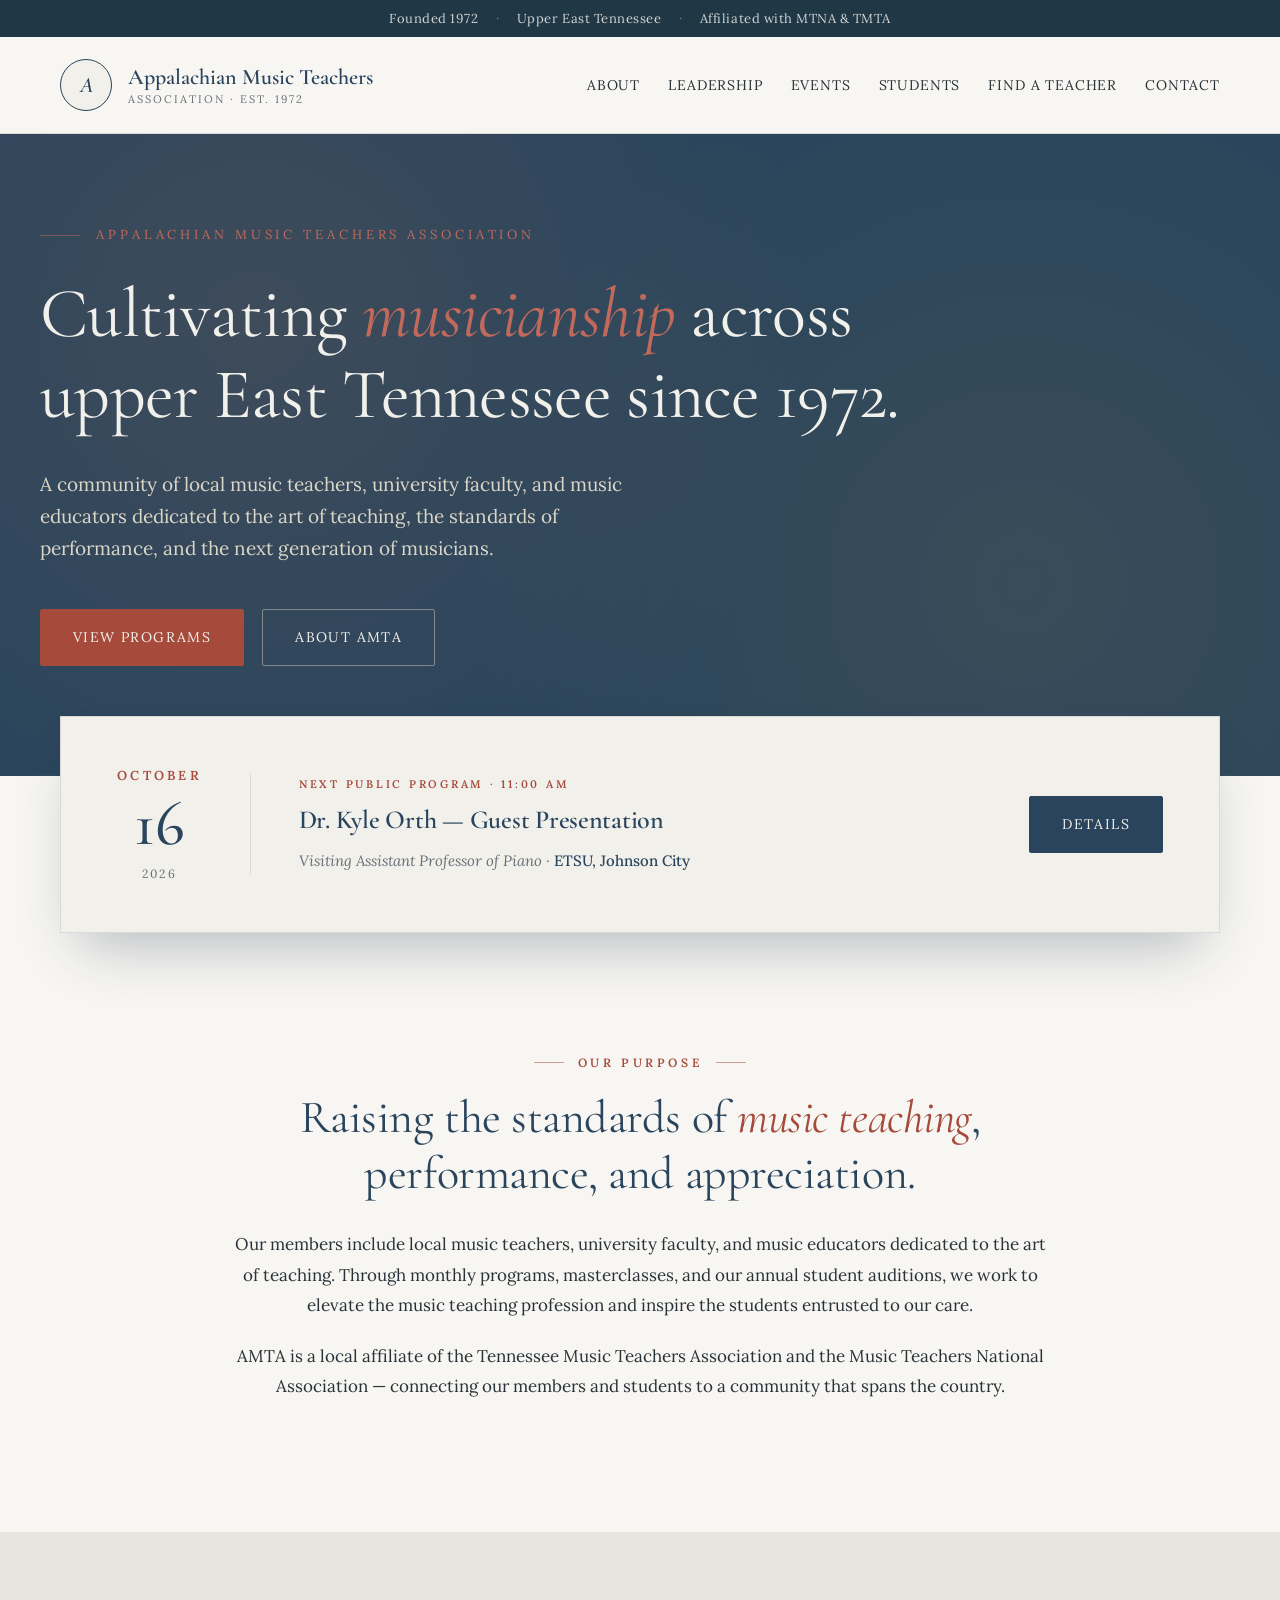
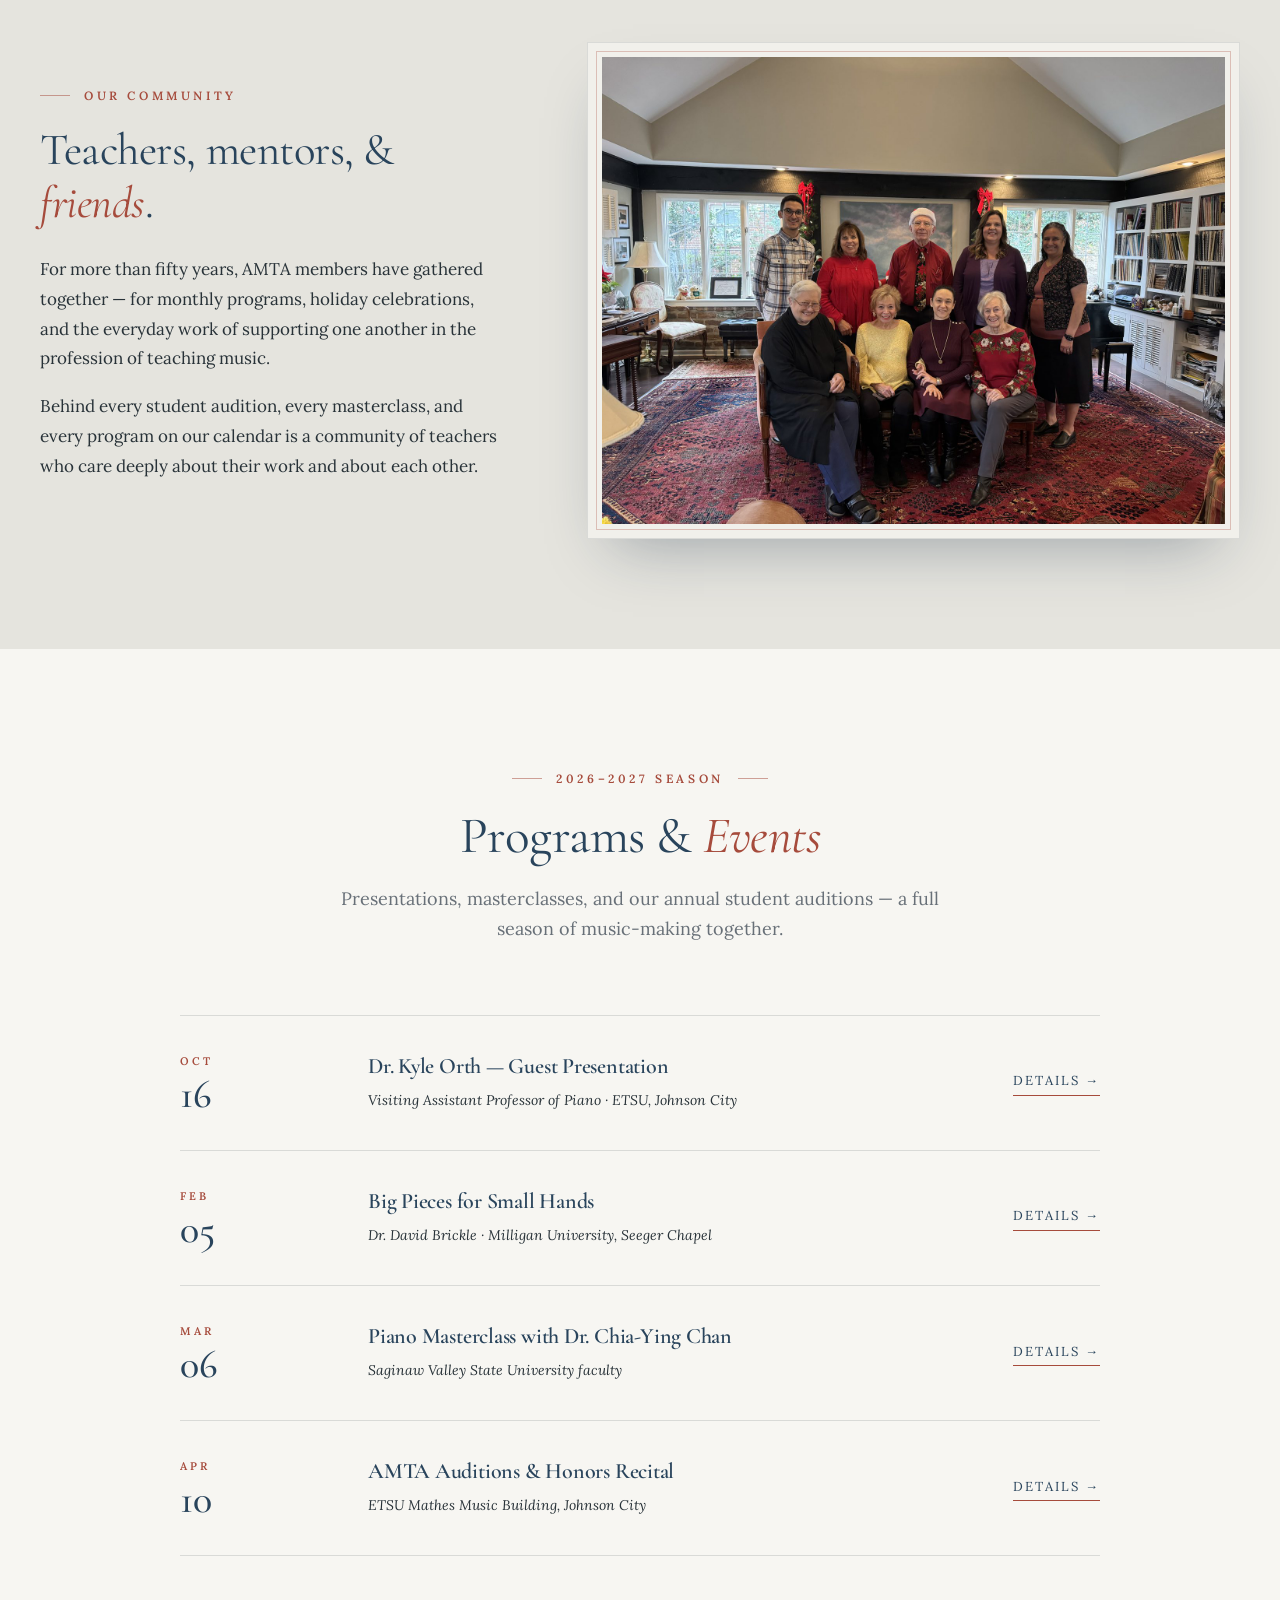
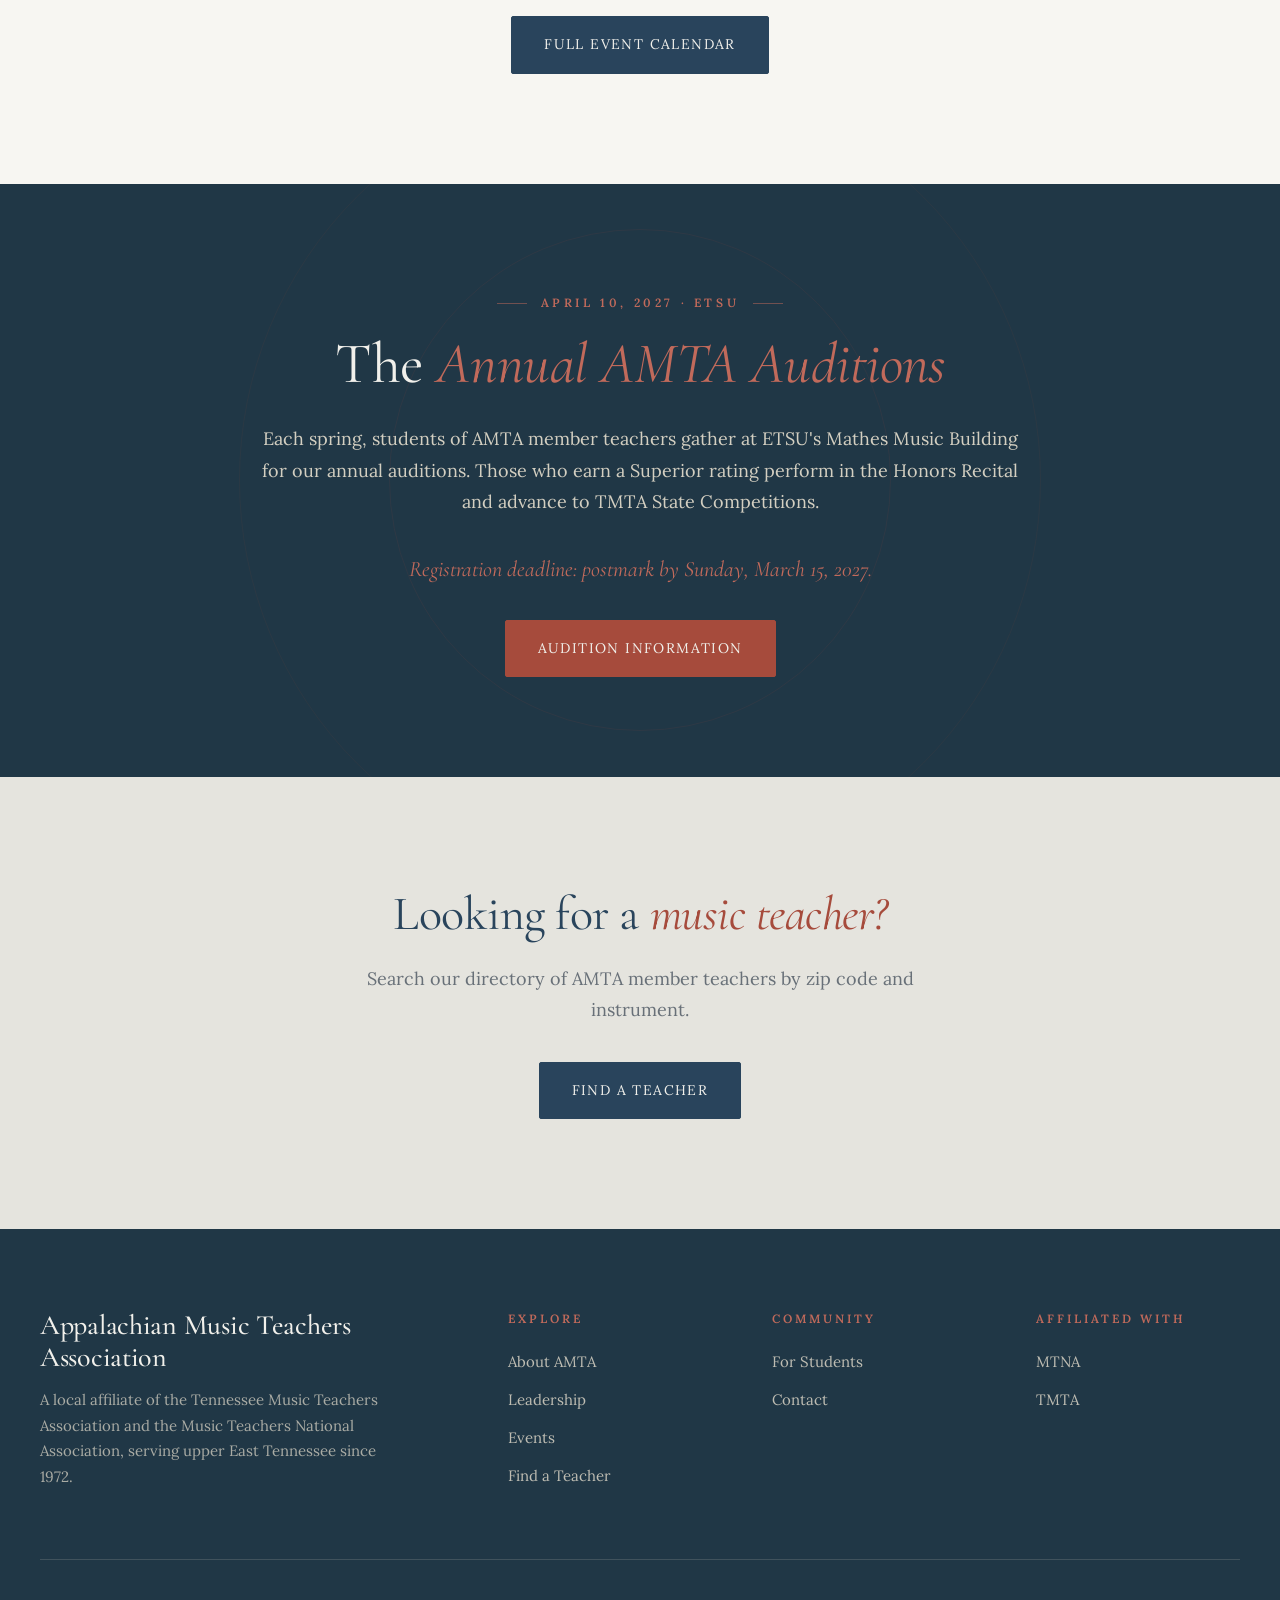
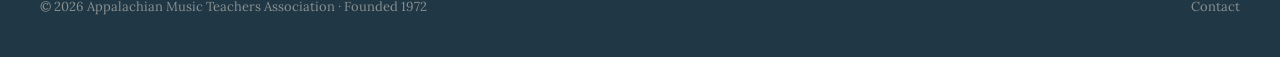
<file: index.html>
<!DOCTYPE html>
<html lang="en">
<head>
<meta charset="UTF-8">
<meta name="viewport" content="width=device-width, initial-scale=1.0">
<title>Appalachian Music Teachers Association</title>
<meta name="description" content="The Appalachian Music Teachers Association (AMTA), founded 1972, serves music teachers and students across upper East Tennessee.">
<link rel="preconnect" href="https://fonts.googleapis.com">
<link rel="preconnect" href="https://fonts.gstatic.com" crossorigin>
<link href="https://fonts.googleapis.com/css2?family=Cormorant+Garamond:ital,wght@0,400;0,500;0,600;0,700;1,400;1,500&family=Lora:ital,wght@0,400;0,500;0,600;1,400&display=swap" rel="stylesheet">
<link rel="stylesheet" href="styles.css">
<style>
.hero {
  background: var(--navy);
  color: var(--cream);
  padding: 90px 40px 110px;
  position: relative;
  overflow: hidden;
}
.hero::before {
  content: '';
  position: absolute;
  inset: 0;
  background-image:
    radial-gradient(circle at 20% 30%, rgba(212, 129, 79, 0.12) 0%, transparent 50%),
    radial-gradient(circle at 80% 70%, rgba(200, 154, 58, 0.10) 0%, transparent 50%);
  pointer-events: none;
}
.hero::after {
  content: '';
  position: absolute;
  bottom: 0; left: 0; right: 0;
  height: 1px;
  background: linear-gradient(to right, transparent, var(--goldenrod-soft), transparent);
  opacity: 0.5;
}
.hero-inner { max-width: 1240px; margin: 0 auto; position: relative; z-index: 1; }
.hero-eyebrow {
  font-family: var(--body);
  font-size: 13px;
  letter-spacing: 0.3em;
  text-transform: uppercase;
  color: var(--orange-soft);
  margin-bottom: 28px;
  display: flex;
  align-items: center;
  gap: 16px;
}
.hero-eyebrow::before {
  content: '';
  flex: 0 0 40px;
  height: 1px;
  background: var(--orange-soft);
  opacity: 0.5;
}
.hero h1 {
  font-size: clamp(2.4rem, 5.5vw, 4.6rem);
  font-weight: 400;
  margin-bottom: 32px;
  max-width: 900px;
}
.hero h1 em { font-style: italic; color: var(--orange-soft); font-weight: 400; }
.hero-lede {
  font-size: 19px;
  line-height: 1.7;
  max-width: 640px;
  color: rgba(243, 234, 215, 0.88);
  margin-bottom: 44px;
}
.hero-actions { display: flex; gap: 18px; flex-wrap: wrap; }

.next-event {
  max-width: 1240px;
  margin: -60px auto 0;
  padding: 0 40px;
  position: relative;
  z-index: 5;
}
.event-card {
  background: var(--cream);
  border: 1px solid var(--rule);
  padding: 48px 56px;
  display: grid;
  grid-template-columns: auto 1px 1fr auto;
  gap: 48px;
  align-items: center;
  box-shadow: 0 30px 60px -20px rgba(20, 40, 65, 0.30);
}
.event-date { text-align: center; flex-shrink: 0; }
.event-date .month {
  font-family: var(--body);
  font-size: 13px;
  letter-spacing: 0.25em;
  text-transform: uppercase;
  color: var(--orange);
  margin-bottom: 6px;
  font-weight: 600;
}
.event-date .day {
  font-family: var(--display);
  font-size: 64px;
  font-weight: 500;
  color: var(--navy);
  line-height: 1;
}
.event-date .year {
  font-family: var(--body);
  font-size: 12px;
  letter-spacing: 0.2em;
  color: var(--muted);
  margin-top: 8px;
}
.event-divider { width: 1px; height: 100px; background: var(--rule); }
.event-content .label {
  font-family: var(--body);
  font-size: 11px;
  letter-spacing: 0.25em;
  text-transform: uppercase;
  color: var(--orange);
  margin-bottom: 10px;
  font-weight: 600;
}
.event-content h3 {
  font-size: 26px;
  color: var(--navy);
  margin-bottom: 12px;
  font-weight: 600;
  line-height: 1.3;
}
.event-content .meta { font-size: 15px; color: var(--muted); font-style: italic; }
.event-content .meta strong { color: var(--navy); font-style: normal; font-weight: 500; }

.about { background: var(--paper); }
.about-inner { max-width: 820px; margin: 0 auto; text-align: center; }
.about-inner .section-eyebrow { justify-content: center; }
.about-inner h2 {
  font-size: clamp(2rem, 3.6vw, 3rem);
  color: var(--navy);
  font-weight: 400;
  margin-bottom: 28px;
  line-height: 1.2;
}
.about-inner h2 em { font-style: italic; color: var(--orange); }
.about-inner p { font-size: 17px; line-height: 1.8; color: var(--ink); margin-bottom: 20px; }
.about-inner p.lede {
  font-size: 20px;
  font-style: italic;
  color: var(--navy);
  margin-bottom: 28px;
  font-family: var(--display);
  font-weight: 500;
}

/* Group photo section */
.community-photo { background: var(--cream-warm); padding: 110px 40px; position: relative; overflow: hidden; }
.community-inner {
  max-width: 1240px;
  margin: 0 auto;
  display: grid;
  grid-template-columns: 1fr 1.4fr;
  gap: 80px;
  align-items: center;
}
.community-text .section-eyebrow { justify-content: flex-start; }
.community-text .section-eyebrow::after { display: none; }
.community-text h2 {
  font-size: clamp(2rem, 3.6vw, 2.8rem);
  color: var(--navy);
  font-weight: 400;
  margin-bottom: 24px;
  line-height: 1.2;
}
.community-text h2 em { font-style: italic; color: var(--orange); }
.community-text p { font-size: 17px; line-height: 1.75; color: var(--ink); margin-bottom: 18px; }
.community-text p.caption {
  font-family: var(--display);
  font-style: italic;
  color: var(--muted);
  font-size: 15px;
  margin-top: 24px;
}
.community-photo-frame {
  position: relative;
  padding: 14px;
  background: var(--cream);
  border: 1px solid var(--rule);
  box-shadow: 0 30px 60px -25px rgba(20, 40, 65, 0.35);
}
.community-photo-frame::before {
  content: '';
  position: absolute;
  inset: 8px;
  border: 1px solid var(--orange);
  opacity: 0.3;
  pointer-events: none;
  z-index: 2;
}
.community-photo-frame img {
  display: block;
  width: 100%;
  height: auto;
  position: relative;
  z-index: 1;
}
@media (max-width: 960px) {
  .community-inner { grid-template-columns: 1fr; gap: 50px; }
  .community-text { text-align: center; }
  .community-text .section-eyebrow { justify-content: center; }
  .community-text .section-eyebrow::after { display: inline-block; }
}

.programs { background: var(--paper); position: relative; }
.programs-list { max-width: 920px; margin: 0 auto; }
.program-row {
  display: grid;
  grid-template-columns: 140px 1fr auto;
  gap: 48px;
  align-items: start;
  padding: 36px 0;
  border-top: 1px solid var(--rule);
  transition: background 0.3s ease;
}
.program-row:last-child { border-bottom: 1px solid var(--rule); }
.program-row:hover { background: rgba(232, 220, 194, 0.35); padding-left: 12px; padding-right: 12px; }
.program-date { font-family: var(--display); }
.program-date .pd-month {
  font-family: var(--body);
  font-size: 11px;
  letter-spacing: 0.25em;
  text-transform: uppercase;
  color: var(--orange);
  margin-bottom: 4px;
  font-weight: 600;
}
.program-date .pd-day { font-size: 40px; font-weight: 500; color: var(--navy); line-height: 1; }
.program-info h4 { font-size: 22px; color: var(--navy); margin-bottom: 8px; font-weight: 600; line-height: 1.3; }
.program-info p { font-size: 15px; color: var(--muted); line-height: 1.6; }
.program-info .presenter { font-style: italic; color: var(--ink); margin-top: 6px; font-size: 14px; }
.program-cta {
  align-self: center;
  font-family: var(--body);
  font-size: 13px;
  letter-spacing: 0.15em;
  text-transform: uppercase;
  color: var(--navy);
  border-bottom: 1px solid var(--orange);
  padding-bottom: 3px;
  white-space: nowrap;
  transition: color 0.2s ease;
}
.program-cta:hover { color: var(--orange); }
.programs-footer { text-align: center; margin-top: 60px; }

.auditions {
  background: var(--navy-deep);
  color: var(--cream);
  padding: 100px 40px;
  position: relative;
  overflow: hidden;
}
.auditions::before, .auditions::after {
  content: '';
  position: absolute;
  top: 50%; left: 50%;
  transform: translate(-50%, -50%);
  border: 1px solid var(--orange);
  border-radius: 50%;
  pointer-events: none;
}
.auditions::before { width: 800px; height: 800px; opacity: 0.08; }
.auditions::after { width: 500px; height: 500px; opacity: 0.10; }
.auditions-inner { max-width: 760px; margin: 0 auto; text-align: center; position: relative; z-index: 1; }
.auditions .section-eyebrow { color: var(--orange-soft); }
.auditions .section-eyebrow::before, .auditions .section-eyebrow::after { background: var(--orange-soft); }
.auditions h2 {
  font-size: clamp(2.2rem, 4.5vw, 3.6rem);
  color: var(--cream);
  font-weight: 400;
  margin-bottom: 26px;
}
.auditions h2 em { font-style: italic; color: var(--orange-soft); }
.auditions p {
  font-size: 18px;
  line-height: 1.75;
  color: rgba(243, 234, 215, 0.85);
  margin-bottom: 16px;
}
.auditions .deadline {
  font-family: var(--display);
  font-style: italic;
  font-size: 22px;
  color: var(--orange-soft);
  margin: 32px 0;
}

.directory-teaser { background: var(--cream-warm); text-align: center; }
.directory-teaser h2 {
  font-size: clamp(2rem, 3.8vw, 3rem);
  color: var(--navy);
  font-weight: 400;
  margin-bottom: 22px;
}
.directory-teaser h2 em { font-style: italic; color: var(--orange); }
.directory-teaser p {
  font-size: 18px;
  color: var(--muted);
  max-width: 580px;
  margin: 0 auto 36px;
  line-height: 1.7;
}

@media (max-width: 960px) {
  .hero { padding: 60px 24px 90px; }
  .next-event { padding: 0 24px; }
  .event-card { grid-template-columns: 1fr; gap: 24px; padding: 36px 28px; text-align: center; }
  .event-divider { display: none; }
  .event-content h3 { font-size: 22px; }
  .program-row { grid-template-columns: 1fr; gap: 12px; padding: 28px 0; }
  .program-row:hover { padding-left: 0; padding-right: 0; }
  .program-date { display: flex; align-items: baseline; gap: 12px; }
  .program-date .pd-day { font-size: 28px; }
  .program-cta { justify-self: start; }
  .auditions { padding: 70px 24px; }
  .auditions::before, .auditions::after { display: none; }
  .community-photo { padding: 70px 24px; }
}
@media (max-width: 540px) {
  .hero-actions { flex-direction: column; }
}
</style>
</head>
<body>

<div class="topbar">
  <span>Founded 1972</span>
  <span class="sep">·</span>
  <span>Upper East Tennessee</span>
  <span class="sep">·</span>
  <span>Affiliated with MTNA &amp; TMTA</span>
</div>

<header class="header">
  <div class="header-inner">
    <a href="index.html" class="brand">
      <div class="brand-mark">A</div>
      <div class="brand-text">
        <span class="full">Appalachian Music Teachers</span>
        <span class="sub">Association · Est. 1972</span>
      </div>
    </a>
    <button class="menu-toggle" aria-label="Toggle menu" onclick="document.querySelector('nav.primary').classList.toggle('open')">
      <svg fill="none" stroke="currentColor" stroke-width="1.5" viewBox="0 0 24 24"><path stroke-linecap="round" d="M3.75 6.75h16.5M3.75 12h16.5m-16.5 5.25h16.5"/></svg>
    </button>
    <nav class="primary">
      <a href="about.html">About</a>
      <a href="executive-committee.html">Leadership</a>
      <a href="events.html">Events</a>
      <a href="for-students.html">Students</a>
      <a href="resources.html">Find a Teacher</a>
      <a href="contact.html">Contact</a>
    </nav>
  </div>
</header>

<section class="hero">
  <div class="hero-inner">
    <div class="hero-eyebrow anim-1">Appalachian Music Teachers Association</div>
    <h1 class="anim-2">Cultivating <em>musicianship</em> across upper East Tennessee since 1972.</h1>
    <p class="hero-lede anim-3">A community of local music teachers, university faculty, and music educators dedicated to the art of teaching, the standards of performance, and the next generation of musicians.</p>
    <div class="hero-actions anim-4">
      <a href="events.html" class="btn btn-primary">View Programs</a>
      <a href="about.html" class="btn btn-ghost">About AMTA</a>
    </div>
  </div>
</section>

<div class="next-event">
  <div class="event-card anim-5">
    <div class="event-date">
      <div class="month">October</div>
      <div class="day">16</div>
      <div class="year">2026</div>
    </div>
    <div class="event-divider"></div>
    <div class="event-content">
      <div class="label">Next Public Program · 11:00 AM</div>
      <h3>Dr. Kyle Orth — Guest Presentation</h3>
      <p class="meta">Visiting Assistant Professor of Piano · <strong>ETSU, Johnson City</strong></p>
    </div>
    <a href="events.html" class="btn btn-dark">Details</a>
  </div>
</div>

<section class="about" id="about">
  <div class="about-inner">
    <div class="section-eyebrow">Our Purpose</div>
    <h2>Raising the standards of <em>music teaching</em>, performance, and appreciation.</h2>
    <p class="lede"></p>
    <p>Our members include local music teachers, university faculty, and music educators dedicated to the art of teaching. Through monthly programs, masterclasses, and our annual student auditions, we work to elevate the music teaching profession and inspire the students entrusted to our care.</p>
    <p>AMTA is a local affiliate of the Tennessee Music Teachers Association and the Music Teachers National Association — connecting our members and students to a community that spans the country.</p>
  </div>
</section>

<section class="community-photo">
  <div class="community-inner">
    <div class="community-text">
      <div class="section-eyebrow">Our Community</div>
      <h2>Teachers, mentors, &amp; <em>friends</em>.</h2>
      <p>For more than fifty years, AMTA members have gathered together — for monthly programs, holiday celebrations, and the everyday work of supporting one another in the profession of teaching music.</p>
      <p>Behind every student audition, every masterclass, and every program on our calendar is a community of teachers who care deeply about their work and about each other.</p>
      <p class="caption"></p>
    </div>
    <div class="community-photo-frame">
      <img src="images/amta-group.jpg" alt="Members of the Appalachian Music Teachers Association gathered together" loading="lazy">
    </div>
  </div>
</section>

<section class="programs" id="programs">
  <div class="container">
    <div class="section-head">
      <div class="section-eyebrow">2026–2027 Season</div>
      <h2>Programs &amp; <em>Events</em></h2>
      <p>Presentations, masterclasses, and our annual student auditions — a full season of music-making together.</p>
    </div>
    <div class="programs-list">

      <div class="program-row">
        <div class="program-date">
          <div class="pd-month">Oct</div>
          <div class="pd-day">16</div>
        </div>
        <div class="program-info">
          <h4>Dr. Kyle Orth — Guest Presentation</h4>
          <p class="presenter">Visiting Assistant Professor of Piano · ETSU, Johnson City</p>
        </div>
        <a href="events.html" class="program-cta">Details →</a>
      </div>

      <div class="program-row">
        <div class="program-date">
          <div class="pd-month">Feb</div>
          <div class="pd-day">05</div>
        </div>
        <div class="program-info">
          <h4>Big Pieces for Small Hands</h4>
          <p class="presenter">Dr. David Brickle · Milligan University, Seeger Chapel</p>
        </div>
        <a href="events.html" class="program-cta">Details →</a>
      </div>

      <div class="program-row">
        <div class="program-date">
          <div class="pd-month">Mar</div>
          <div class="pd-day">06</div>
        </div>
        <div class="program-info">
          <h4>Piano Masterclass with Dr. Chia-Ying Chan</h4>
          <p class="presenter">Saginaw Valley State University faculty</p>
        </div>
        <a href="events.html" class="program-cta">Details →</a>
      </div>

      <div class="program-row">
        <div class="program-date">
          <div class="pd-month">Apr</div>
          <div class="pd-day">10</div>
        </div>
        <div class="program-info">
          <h4>AMTA Auditions &amp; Honors Recital</h4>
          <p class="presenter">ETSU Mathes Music Building, Johnson City</p>
        </div>
        <a href="events.html" class="program-cta">Details →</a>
      </div>

    </div>
    <div class="programs-footer">
      <a href="events.html" class="btn btn-dark">Full Event Calendar</a>
    </div>
  </div>
</section>

<section class="auditions">
  <div class="auditions-inner">
    <div class="section-eyebrow">April 10, 2027 · ETSU</div>
    <h2>The <em>Annual AMTA Auditions</em></h2>
    <p>Each spring, students of AMTA member teachers gather at ETSU's Mathes Music Building for our annual auditions. Those who earn a Superior rating perform in the Honors Recital and advance to TMTA State Competitions.</p>
    <p class="deadline">Registration deadline: postmark by Sunday, March 15, 2027.</p>
    <a href="for-students.html" class="btn btn-primary">Audition Information</a>
  </div>
</section>

<section class="directory-teaser">
  <div class="container">
    <h2>Looking for a <em>music teacher?</em></h2>
    <p>Search our directory of AMTA member teachers by zip code and instrument.</p>
    <a href="resources.html" class="btn btn-dark">Find a Teacher</a>
  </div>
</section>

<footer>
  <div class="footer-inner">
    <div class="footer-grid">
      <div class="footer-brand">
        <h4>Appalachian Music Teachers Association</h4>
        <p>A local affiliate of the Tennessee Music Teachers Association and the Music Teachers National Association, serving upper East Tennessee since 1972.</p>
      </div>
      <div class="footer-col">
        <h5>Explore</h5>
        <ul>
          <li><a href="about.html">About AMTA</a></li>
          <li><a href="executive-committee.html">Leadership</a></li>
          <li><a href="events.html">Events</a></li>
          <li><a href="resources.html">Find a Teacher</a></li>
        </ul>
      </div>
      <div class="footer-col">
        <h5>Community</h5>
        <ul>
          <li><a href="for-students.html">For Students</a></li>
          <li><a href="contact.html">Contact</a></li>
        </ul>
      </div>
      <div class="footer-col">
        <h5>Affiliated With</h5>
        <ul>
          <li><a href="https://www.mtna.org" target="_blank" rel="noopener">MTNA</a></li>
          <li><a href="https://www.tnmta.org" target="_blank" rel="noopener">TMTA</a></li>
        </ul>
      </div>
    </div>
    <div class="footer-base">
      <span>© 2026 Appalachian Music Teachers Association · Founded 1972</span>
      <div class="affiliations">
        <a href="contact.html">Contact</a>
      </div>
    </div>
  </div>
</footer>

</body>
</html>
</file>
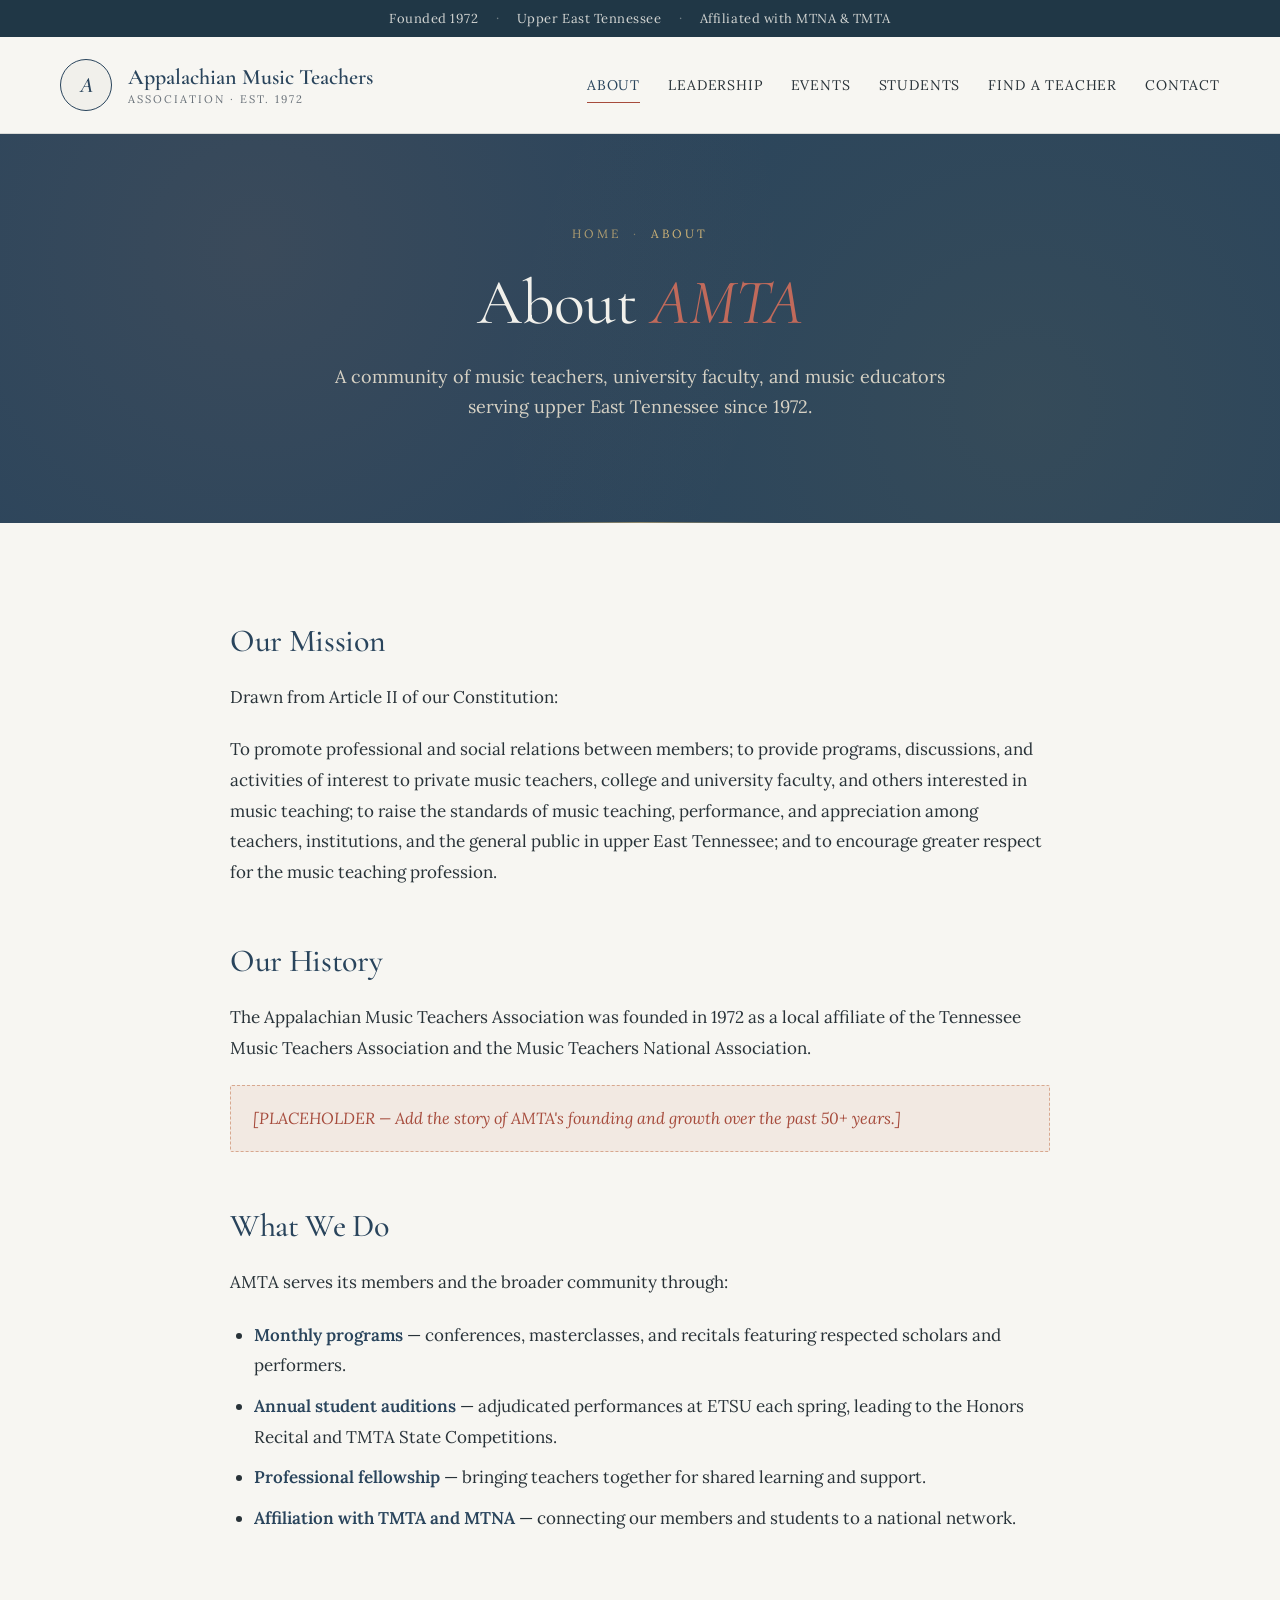
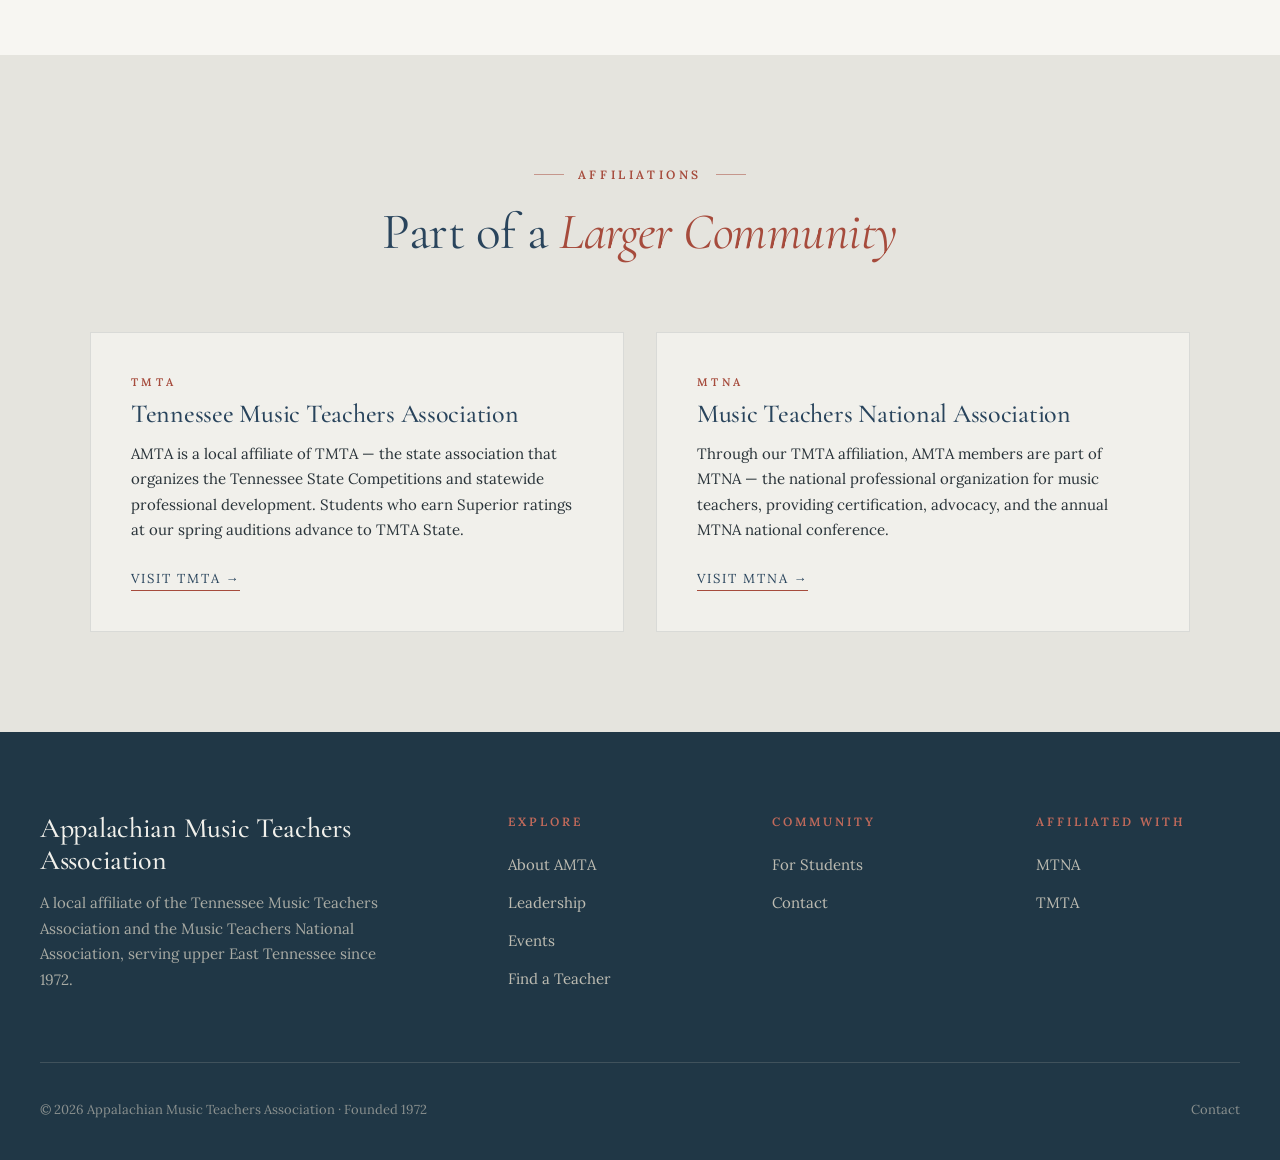
<file: about.html>
<!DOCTYPE html>
<html lang="en">
<head>
<meta charset="UTF-8">
<meta name="viewport" content="width=device-width, initial-scale=1.0">
<title>About · Appalachian Music Teachers Association</title>
<link rel="preconnect" href="https://fonts.googleapis.com">
<link rel="preconnect" href="https://fonts.gstatic.com" crossorigin>
<link href="https://fonts.googleapis.com/css2?family=Cormorant+Garamond:ital,wght@0,400;0,500;0,600;0,700;1,400;1,500&family=Lora:ital,wght@0,400;0,500;0,600;1,400&display=swap" rel="stylesheet">
<link rel="stylesheet" href="styles.css">
<style>
.content-section { background: var(--paper); padding: 100px 40px; }
.content-section.alt { background: var(--cream-warm); }
.content-narrow { max-width: 820px; margin: 0 auto; }

.affiliations-grid {
  max-width: 1100px;
  margin: 0 auto;
  display: grid;
  grid-template-columns: 1fr 1fr;
  gap: 32px;
}
.aff-card {
  background: var(--cream);
  border: 1px solid var(--rule);
  padding: 40px;
  position: relative;
}
.aff-card .acronym {
  font-family: var(--body);
  font-size: 11px;
  letter-spacing: 0.3em;
  text-transform: uppercase;
  color: var(--orange);
  margin-bottom: 8px;
  font-weight: 600;
}
.aff-card h3 {
  font-size: 26px;
  color: var(--navy);
  margin-bottom: 12px;
  font-weight: 500;
}
.aff-card p { font-size: 15px; line-height: 1.7; color: var(--ink); margin-bottom: 20px; }
.aff-card a {
  font-family: var(--body);
  font-size: 13px;
  letter-spacing: 0.15em;
  text-transform: uppercase;
  color: var(--navy);
  border-bottom: 1px solid var(--orange);
  padding-bottom: 3px;
}
.aff-card a:hover { color: var(--orange); }

@media (max-width: 760px) {
  .affiliations-grid { grid-template-columns: 1fr; }
  .content-section { padding: 60px 24px; }
}
</style>
</head>
<body>

<div class="topbar">
  <span>Founded 1972</span>
  <span class="sep">·</span>
  <span>Upper East Tennessee</span>
  <span class="sep">·</span>
  <span>Affiliated with MTNA &amp; TMTA</span>
</div>

<header class="header">
  <div class="header-inner">
    <a href="index.html" class="brand">
      <div class="brand-mark">A</div>
      <div class="brand-text">
        <span class="full">Appalachian Music Teachers</span>
        <span class="sub">Association · Est. 1972</span>
      </div>
    </a>
    <button class="menu-toggle" aria-label="Toggle menu" onclick="document.querySelector('nav.primary').classList.toggle('open')">
      <svg fill="none" stroke="currentColor" stroke-width="1.5" viewBox="0 0 24 24"><path stroke-linecap="round" d="M3.75 6.75h16.5M3.75 12h16.5m-16.5 5.25h16.5"/></svg>
    </button>
    <nav class="primary">
      <a href="about.html" class="active">About</a>
      <a href="executive-committee.html">Leadership</a>
      <a href="events.html">Events</a>
      <a href="for-students.html">Students</a>
      <a href="resources.html">Find a Teacher</a>
      <a href="contact.html">Contact</a>
    </nav>
  </div>
</header>

<section class="page-header">
  <div class="page-header-inner">
    <div class="breadcrumb">
      <a href="index.html">Home</a><span class="sep">·</span><span>About</span>
    </div>
    <h1>About <em>AMTA</em></h1>
    <p>A community of music teachers, university faculty, and music educators serving upper East Tennessee since 1972.</p>
  </div>
</section>

<section class="content-section">
  <div class="content-narrow">
    <div class="prose">
      <h2>Our Mission</h2>
      <p>Drawn from Article II of our Constitution:</p>
      <blockquote>To promote professional and social relations between members; to provide programs, discussions, and activities of interest to private music teachers, college and university faculty, and others interested in music teaching; to raise the standards of music teaching, performance, and appreciation among teachers, institutions, and the general public in upper East Tennessee; and to encourage greater respect for the music teaching profession.</blockquote>

      <h2>Our History</h2>
      <p>The Appalachian Music Teachers Association was founded in 1972 as a local affiliate of the Tennessee Music Teachers Association and the Music Teachers National Association.</p>
      <div class="placeholder-block">[PLACEHOLDER — Add the story of AMTA's founding and growth over the past 50+ years.]</div>

      <h2>What We Do</h2>
      <p>AMTA serves its members and the broader community through:</p>
      <ul>
        <li><strong>Monthly programs</strong> — conferences, masterclasses, and recitals featuring respected scholars and performers.</li>
        <li><strong>Annual student auditions</strong> — adjudicated performances at ETSU each spring, leading to the Honors Recital and TMTA State Competitions.</li>
        <li><strong>Professional fellowship</strong> — bringing teachers together for shared learning and support.</li>
        <li><strong>Affiliation with TMTA and MTNA</strong> — connecting our members and students to a national network.</li>
      </ul>
    </div>
  </div>
</section>

<section class="content-section alt">
  <div class="content-narrow">
    <div class="section-head">
      <div class="section-eyebrow">Affiliations</div>
      <h2>Part of a <em>Larger Community</em></h2>
    </div>
  </div>
  <div class="affiliations-grid">
    <div class="aff-card">
      <div class="acronym">TMTA</div>
      <h3>Tennessee Music Teachers Association</h3>
      <p>AMTA is a local affiliate of TMTA — the state association that organizes the Tennessee State Competitions and statewide professional development. Students who earn Superior ratings at our spring auditions advance to TMTA State.</p>
      <a href="https://www.tnmta.org" target="_blank" rel="noopener">Visit TMTA →</a>
    </div>
    <div class="aff-card">
      <div class="acronym">MTNA</div>
      <h3>Music Teachers National Association</h3>
      <p>Through our TMTA affiliation, AMTA members are part of MTNA — the national professional organization for music teachers, providing certification, advocacy, and the annual MTNA national conference.</p>
      <a href="https://www.mtna.org" target="_blank" rel="noopener">Visit MTNA →</a>
    </div>
  </div>
</section>

<footer>
  <div class="footer-inner">
    <div class="footer-grid">
      <div class="footer-brand">
        <h4>Appalachian Music Teachers Association</h4>
        <p>A local affiliate of the Tennessee Music Teachers Association and the Music Teachers National Association, serving upper East Tennessee since 1972.</p>
      </div>
      <div class="footer-col">
        <h5>Explore</h5>
        <ul>
          <li><a href="about.html">About AMTA</a></li>
          <li><a href="executive-committee.html">Leadership</a></li>
          <li><a href="events.html">Events</a></li>
          <li><a href="resources.html">Find a Teacher</a></li>
        </ul>
      </div>
      <div class="footer-col">
        <h5>Community</h5>
        <ul>
          <li><a href="for-students.html">For Students</a></li>
          <li><a href="contact.html">Contact</a></li>
        </ul>
      </div>
      <div class="footer-col">
        <h5>Affiliated With</h5>
        <ul>
          <li><a href="https://www.mtna.org" target="_blank" rel="noopener">MTNA</a></li>
          <li><a href="https://www.tnmta.org" target="_blank" rel="noopener">TMTA</a></li>
        </ul>
      </div>
    </div>
    <div class="footer-base">
      <span>© 2026 Appalachian Music Teachers Association · Founded 1972</span>
      <div class="affiliations">
        <a href="contact.html">Contact</a>
      </div>
    </div>
  </div>
</footer>

</body>
</html>
</file>
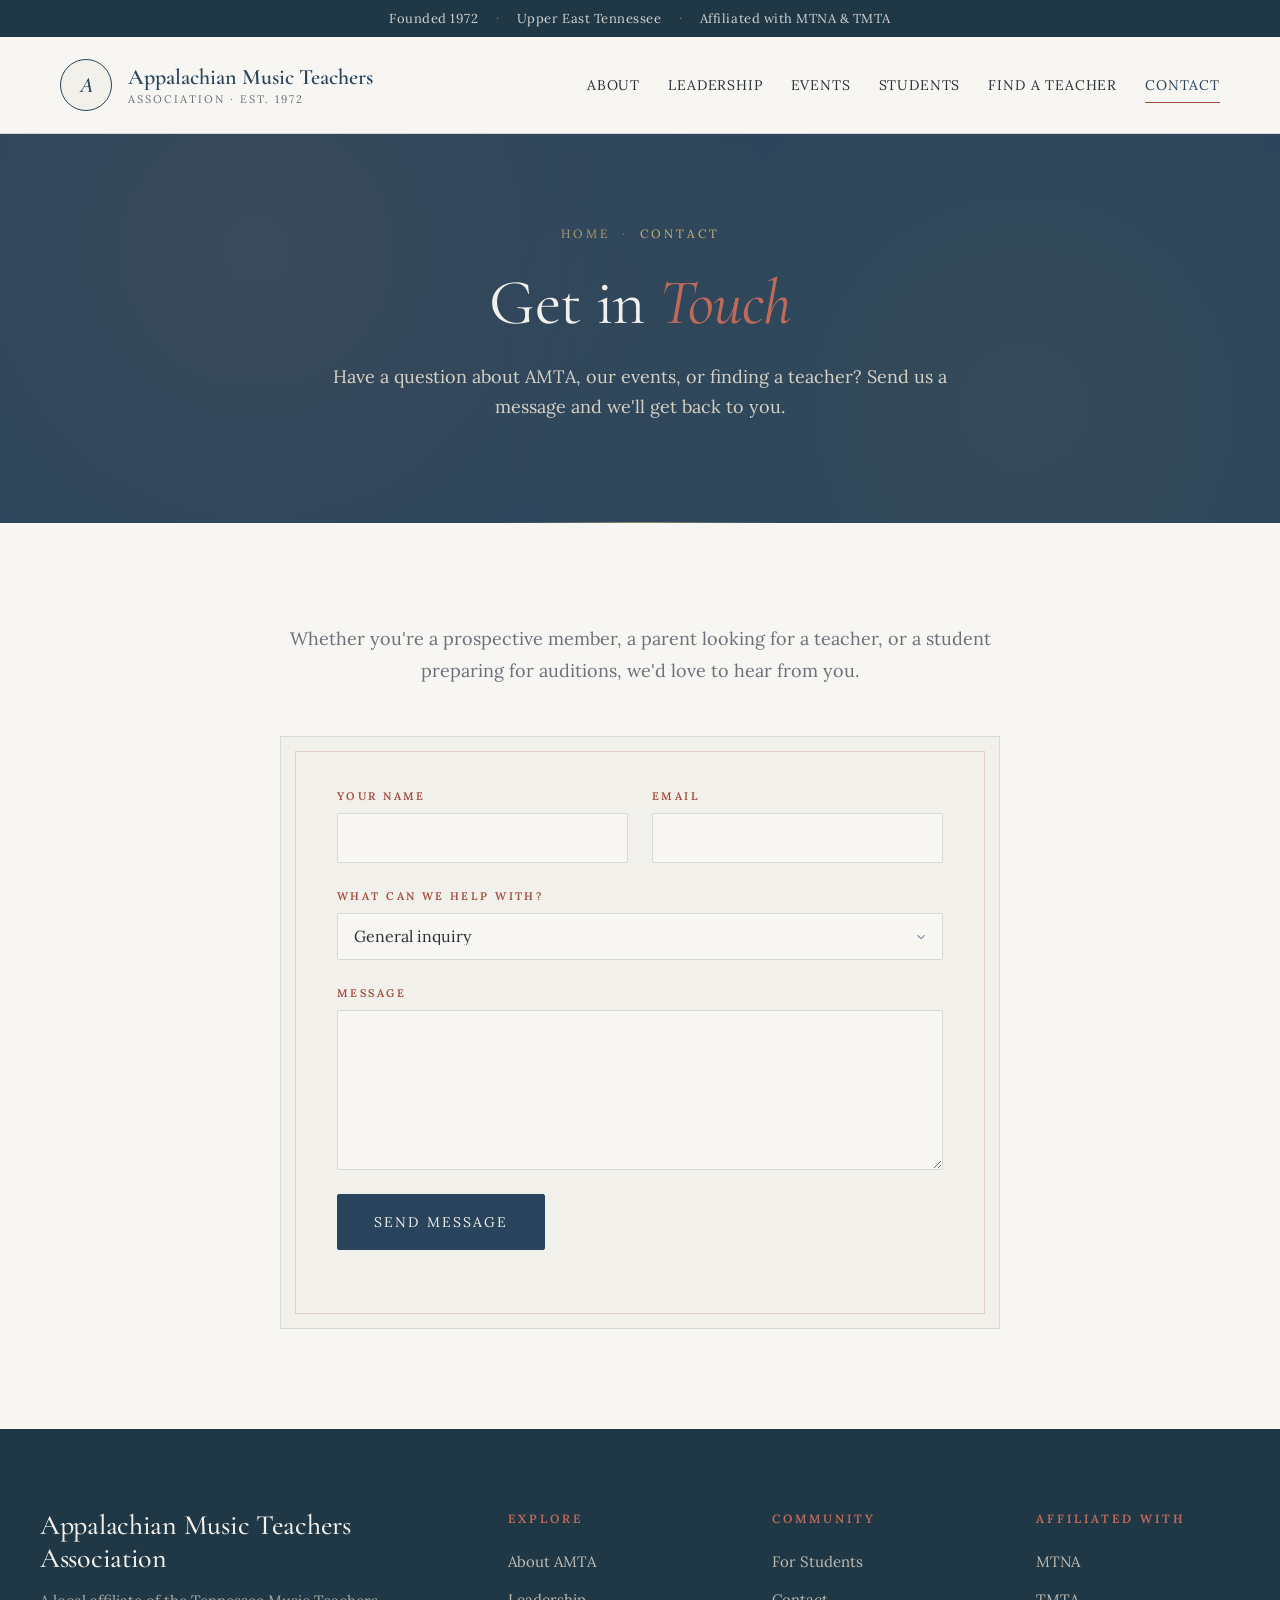
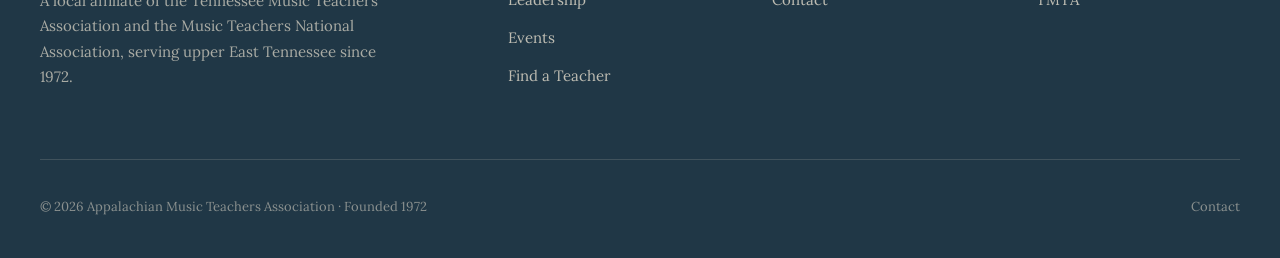
<file: contact.html>
<!DOCTYPE html>
<html lang="en">
<head>
<meta charset="UTF-8">
<meta name="viewport" content="width=device-width, initial-scale=1.0">
<title>Contact · Appalachian Music Teachers Association</title>
<link rel="preconnect" href="https://fonts.googleapis.com">
<link rel="preconnect" href="https://fonts.gstatic.com" crossorigin>
<link href="https://fonts.googleapis.com/css2?family=Cormorant+Garamond:ital,wght@0,400;0,500;0,600;0,700;1,400;1,500&family=Lora:ital,wght@0,400;0,500;0,600;1,400&display=swap" rel="stylesheet">
<link rel="stylesheet" href="styles.css">
<style>
.contact-section { background: var(--paper); padding: 100px 40px; }
.contact-intro { max-width: 720px; margin: 0 auto 50px; text-align: center; }
.contact-intro p {
  font-size: 18px;
  line-height: 1.75;
  color: var(--muted);
}

.contact-form-wrap {
  max-width: 720px;
  margin: 0 auto;
  background: var(--cream);
  border: 1px solid var(--rule);
  padding: 50px 56px;
  position: relative;
}
.contact-form-wrap::before {
  content: '';
  position: absolute;
  top: 14px; left: 14px; right: 14px; bottom: 14px;
  border: 1px solid var(--orange);
  opacity: 0.20;
  pointer-events: none;
}

.contact-form {
  position: relative;
  z-index: 1;
  display: grid;
  gap: 24px;
}
.contact-form .field { display: flex; flex-direction: column; gap: 8px; }
.contact-form .row { display: grid; grid-template-columns: 1fr 1fr; gap: 24px; }
.contact-form label {
  font-family: var(--body);
  font-size: 11px;
  letter-spacing: 0.22em;
  text-transform: uppercase;
  color: var(--orange);
  font-weight: 600;
}
.contact-form input, .contact-form select, .contact-form textarea {
  font-family: var(--body);
  font-size: 16px;
  padding: 14px 16px;
  border: 1px solid var(--rule);
  background: var(--paper);
  color: var(--ink);
  border-radius: 2px;
  transition: border-color 0.2s ease, background 0.2s ease;
  -webkit-appearance: none;
  appearance: none;
  width: 100%;
}
.contact-form textarea {
  min-height: 160px;
  resize: vertical;
  font-family: var(--body);
  line-height: 1.6;
}
.contact-form input:focus,
.contact-form select:focus,
.contact-form textarea:focus {
  outline: none;
  border-color: var(--navy);
  background: var(--cream);
}
.contact-form select {
  background-image: url("data:image/svg+xml;utf8,<svg xmlns='http://www.w3.org/2000/svg' width='14' height='14' viewBox='0 0 24 24' fill='none' stroke='%231e3a5f' stroke-width='1.5'><polyline points='6 9 12 15 18 9'/></svg>");
  background-repeat: no-repeat;
  background-position: right 14px center;
  padding-right: 40px;
}
.contact-form button {
  font-family: var(--body);
  font-size: 14px;
  letter-spacing: 0.15em;
  text-transform: uppercase;
  background: var(--navy);
  color: var(--cream);
  border: 1px solid var(--navy);
  padding: 18px 36px;
  cursor: pointer;
  border-radius: 2px;
  transition: background 0.2s ease;
  justify-self: start;
}
.contact-form button:hover { background: var(--navy-soft); border-color: var(--navy-soft); }

.form-note {
  font-size: 13.5px;
  color: var(--muted);
  font-style: italic;
  margin-top: 4px;
  text-align: center;
}

@media (max-width: 640px) {
  .contact-form .row { grid-template-columns: 1fr; }
  .contact-form-wrap { padding: 36px 28px; }
  .contact-section { padding: 60px 24px; }
}
</style>
</head>
<body>

<div class="topbar">
  <span>Founded 1972</span>
  <span class="sep">·</span>
  <span>Upper East Tennessee</span>
  <span class="sep">·</span>
  <span>Affiliated with MTNA &amp; TMTA</span>
</div>

<header class="header">
  <div class="header-inner">
    <a href="index.html" class="brand">
      <div class="brand-mark">A</div>
      <div class="brand-text">
        <span class="full">Appalachian Music Teachers</span>
        <span class="sub">Association · Est. 1972</span>
      </div>
    </a>
    <button class="menu-toggle" aria-label="Toggle menu" onclick="document.querySelector('nav.primary').classList.toggle('open')">
      <svg fill="none" stroke="currentColor" stroke-width="1.5" viewBox="0 0 24 24"><path stroke-linecap="round" d="M3.75 6.75h16.5M3.75 12h16.5m-16.5 5.25h16.5"/></svg>
    </button>
    <nav class="primary">
      <a href="about.html">About</a>
      <a href="executive-committee.html">Leadership</a>
      <a href="events.html">Events</a>
      <a href="for-students.html">Students</a>
      <a href="resources.html">Find a Teacher</a>
      <a href="contact.html" class="active">Contact</a>
    </nav>
  </div>
</header>

<section class="page-header">
  <div class="page-header-inner">
    <div class="breadcrumb">
      <a href="index.html">Home</a><span class="sep">·</span><span>Contact</span>
    </div>
    <h1>Get in <em>Touch</em></h1>
    <p>Have a question about AMTA, our events, or finding a teacher? Send us a message and we'll get back to you.</p>
  </div>
</section>

<section class="contact-section">
  <div class="contact-intro">
    <p>Whether you're a prospective member, a parent looking for a teacher, or a student preparing for auditions, we'd love to hear from you.</p>
  </div>

  <div class="contact-form-wrap">
 <form class="contact-form" action="https://api.web3forms.com/submit" method="POST">
  <input type="hidden" name="access_key" value="6d31c921-6bef-4dd5-b267-b9612e0c7288">
  <input type="hidden" name="subject" value="New AMTA Website Inquiry">

      <div class="row">
        <div class="field">
          <label for="name">Your Name</label>
          <input type="text" id="name" name="name" required>
        </div>
        <div class="field">
          <label for="email">Email</label>
          <input type="email" id="email" name="email" required>
        </div>
      </div>

      <div class="field">
        <label for="topic">What can we help with?</label>
        <select id="topic" name="topic">
          <option value="general">General inquiry</option>
          <option value="find-teacher">Finding a teacher</option>
          <option value="membership">Becoming an AMTA member</option>
          <option value="auditions">Student auditions</option>
          <option value="events">Events &amp; programs</option>
          <option value="other">Other</option>
        </select>
      </div>

      <div class="field">
        <label for="message">Message</label>
        <textarea id="message" name="message" required></textarea>
      </div>

      <button type="submit">Send Message</button>

      <p class="form-note"></p>
    </form>
  </div>
</section>

<footer>
  <div class="footer-inner">
    <div class="footer-grid">
      <div class="footer-brand">
        <h4>Appalachian Music Teachers Association</h4>
        <p>A local affiliate of the Tennessee Music Teachers Association and the Music Teachers National Association, serving upper East Tennessee since 1972.</p>
      </div>
      <div class="footer-col">
        <h5>Explore</h5>
        <ul>
          <li><a href="about.html">About AMTA</a></li>
          <li><a href="executive-committee.html">Leadership</a></li>
          <li><a href="events.html">Events</a></li>
          <li><a href="resources.html">Find a Teacher</a></li>
        </ul>
      </div>
      <div class="footer-col">
        <h5>Community</h5>
        <ul>
          <li><a href="for-students.html">For Students</a></li>
          <li><a href="contact.html">Contact</a></li>
        </ul>
      </div>
      <div class="footer-col">
        <h5>Affiliated With</h5>
        <ul>
          <li><a href="https://www.mtna.org" target="_blank" rel="noopener">MTNA</a></li>
          <li><a href="https://www.tnmta.org" target="_blank" rel="noopener">TMTA</a></li>
        </ul>
      </div>
    </div>
    <div class="footer-base">
      <span>© 2026 Appalachian Music Teachers Association · Founded 1972</span>
      <div class="affiliations">
        <a href="contact.html">Contact</a>
      </div>
    </div>
  </div>
</footer>

</body>
</html>
</file>
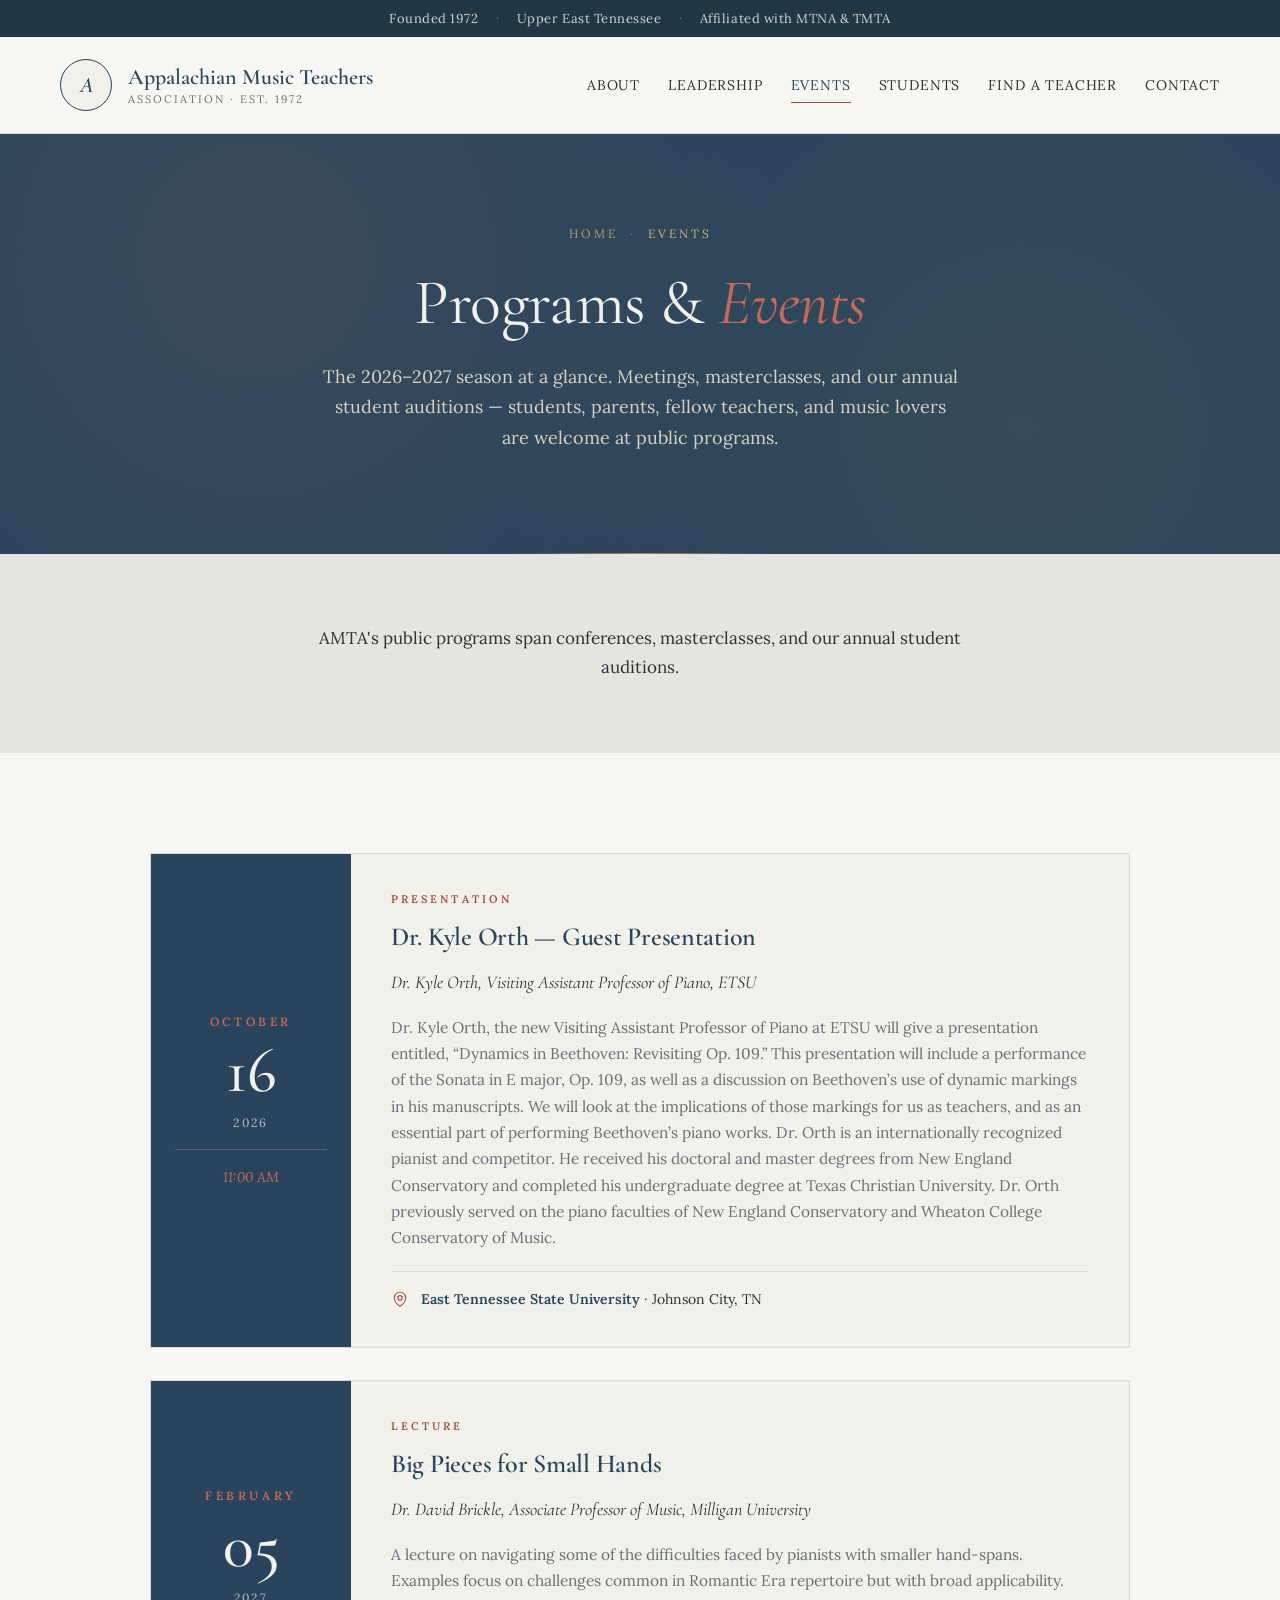
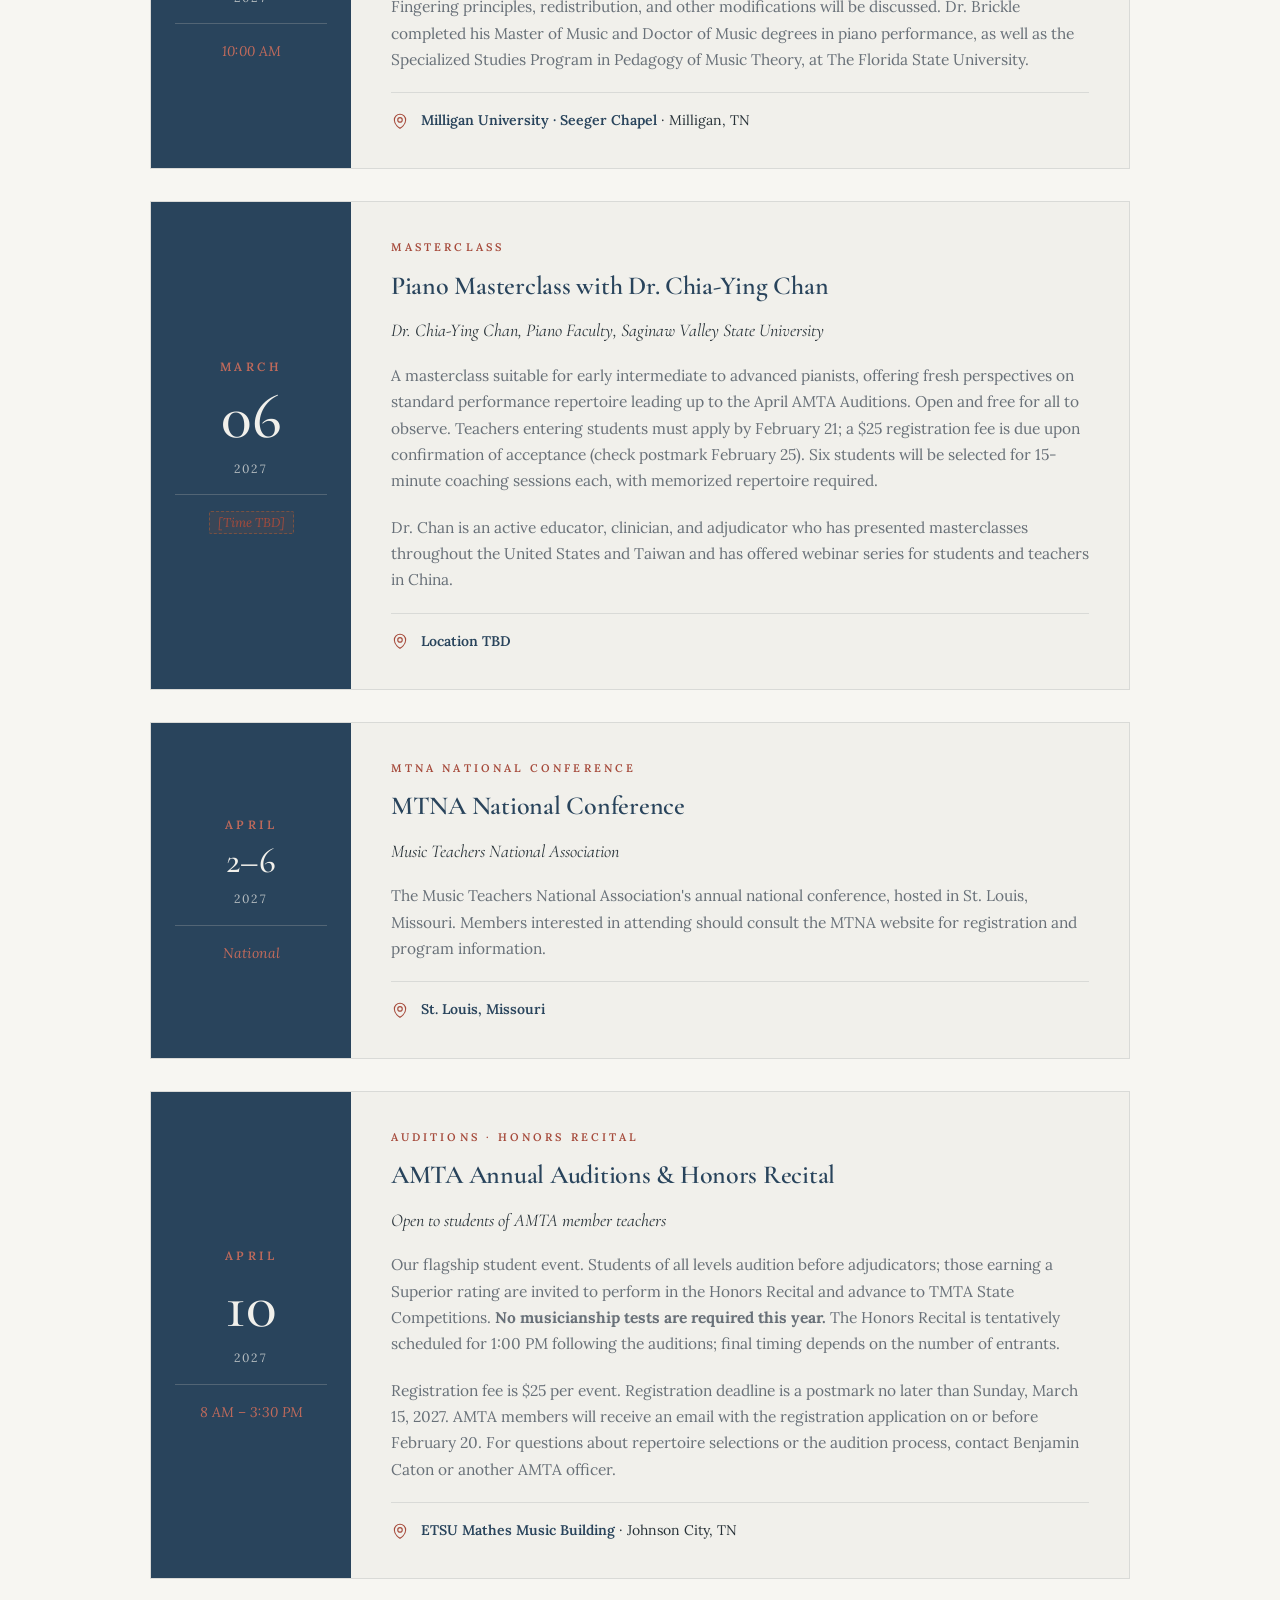
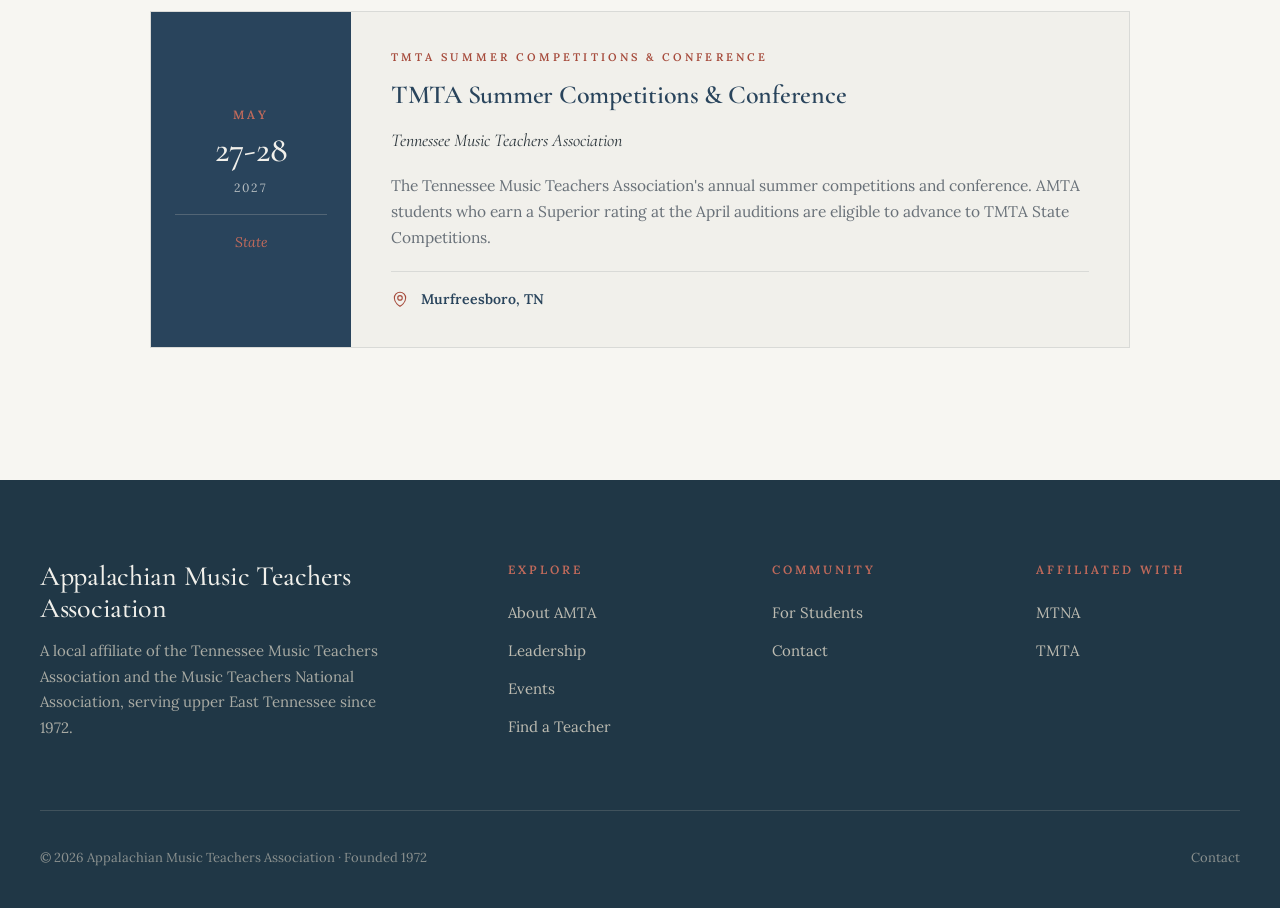
<file: events.html>
<!DOCTYPE html>
<html lang="en">
<head>
<meta charset="UTF-8">
<meta name="viewport" content="width=device-width, initial-scale=1.0">
<title>Events · Appalachian Music Teachers Association</title>
<link rel="preconnect" href="https://fonts.googleapis.com">
<link rel="preconnect" href="https://fonts.gstatic.com" crossorigin>
<link href="https://fonts.googleapis.com/css2?family=Cormorant+Garamond:ital,wght@0,400;0,500;0,600;0,700;1,400;1,500&family=Lora:ital,wght@0,400;0,500;0,600;1,400&display=swap" rel="stylesheet">
<link rel="stylesheet" href="styles.css">
<style>
.events-section { background: var(--paper); padding: 100px 40px; }
.events-list { max-width: 980px; margin: 0 auto; }

.event-detail {
  background: var(--cream);
  border: 1px solid var(--rule);
  display: grid;
  grid-template-columns: 200px 1fr;
  margin-bottom: 32px;
  transition: box-shadow 0.3s ease, transform 0.3s ease;
}
.event-detail:hover {
  box-shadow: 0 24px 50px -20px rgba(20, 40, 65, 0.20);
  transform: translateY(-2px);
}

.event-side {
  background: var(--navy);
  color: var(--cream);
  padding: 36px 24px;
  text-align: center;
  display: flex;
  flex-direction: column;
  justify-content: center;
}
.event-side .month {
  font-family: var(--body);
  font-size: 12px;
  letter-spacing: 0.3em;
  text-transform: uppercase;
  color: var(--orange-soft);
  margin-bottom: 8px;
  font-weight: 600;
}
.event-side .day {
  font-family: var(--display);
  font-size: 64px;
  font-weight: 500;
  line-height: 1;
  margin-bottom: 4px;
}
.event-side .day-range {
  font-family: var(--display);
  font-size: 36px;
  font-weight: 500;
  line-height: 1;
  margin-bottom: 4px;
}
.event-side .year {
  font-family: var(--body);
  font-size: 12px;
  letter-spacing: 0.2em;
  opacity: 0.7;
  margin-top: 6px;
}
.event-side .time {
  margin-top: 16px;
  padding-top: 16px;
  border-top: 1px solid rgba(243, 234, 215, 0.2);
  font-size: 14px;
  color: var(--orange-soft);
  font-style: italic;
}

.event-main { padding: 36px 40px; }
.event-main .type {
  font-family: var(--body);
  font-size: 11px;
  letter-spacing: 0.28em;
  text-transform: uppercase;
  color: var(--orange);
  margin-bottom: 12px;
  font-weight: 600;
}
.event-main h3 {
  font-size: 26px;
  color: var(--navy);
  margin-bottom: 14px;
  font-weight: 600;
  line-height: 1.3;
}
.event-main .presenter {
  font-family: var(--display);
  font-style: italic;
  font-size: 18px;
  color: var(--ink);
  margin-bottom: 16px;
}
.event-main .description {
  font-size: 15.5px;
  line-height: 1.7;
  color: var(--muted);
  margin-bottom: 20px;
}
.event-main .venue {
  display: flex;
  align-items: center;
  gap: 12px;
  font-size: 14px;
  color: var(--ink);
  padding-top: 16px;
  border-top: 1px solid var(--rule);
}
.event-main .venue strong { color: var(--navy); font-weight: 600; }
.event-main .venue svg { color: var(--orange); flex-shrink: 0; }

.events-intro {
  background: var(--cream-warm);
  padding: 70px 40px;
  text-align: center;
}
.events-intro p {
  max-width: 720px;
  margin: 0 auto;
  font-size: 17px;
  line-height: 1.75;
  color: var(--ink);
}

@media (max-width: 760px) {
  .event-detail { grid-template-columns: 1fr; }
  .event-side {
    padding: 24px;
    flex-direction: row;
    justify-content: center;
    align-items: baseline;
    gap: 14px;
  }
  .event-side .day, .event-side .day-range { font-size: 30px; margin-bottom: 0; }
  .event-side .month { margin-bottom: 0; }
  .event-side .year { margin-top: 0; }
  .event-side .time { display: none; }
  .event-main { padding: 28px; }
  .events-section { padding: 60px 24px; }
}
</style>
</head>
<body>

<div class="topbar">
  <span>Founded 1972</span>
  <span class="sep">·</span>
  <span>Upper East Tennessee</span>
  <span class="sep">·</span>
  <span>Affiliated with MTNA &amp; TMTA</span>
</div>

<header class="header">
  <div class="header-inner">
    <a href="index.html" class="brand">
      <div class="brand-mark">A</div>
      <div class="brand-text">
        <span class="full">Appalachian Music Teachers</span>
        <span class="sub">Association · Est. 1972</span>
      </div>
    </a>
    <button class="menu-toggle" aria-label="Toggle menu" onclick="document.querySelector('nav.primary').classList.toggle('open')">
      <svg fill="none" stroke="currentColor" stroke-width="1.5" viewBox="0 0 24 24"><path stroke-linecap="round" d="M3.75 6.75h16.5M3.75 12h16.5m-16.5 5.25h16.5"/></svg>
    </button>
    <nav class="primary">
      <a href="about.html">About</a>
      <a href="executive-committee.html">Leadership</a>
      <a href="events.html" class="active">Events</a>
      <a href="for-students.html">Students</a>
      <a href="resources.html">Find a Teacher</a>
      <a href="contact.html">Contact</a>
    </nav>
  </div>
</header>

<section class="page-header">
  <div class="page-header-inner">
    <div class="breadcrumb">
      <a href="index.html">Home</a><span class="sep">·</span><span>Events</span>
    </div>
    <h1>Programs &amp; <em>Events</em></h1>
    <p>The 2026–2027 season at a glance. Meetings, masterclasses, and our annual student auditions — students, parents, fellow teachers, and music lovers are welcome at public programs.</p>
  </div>
</section>

<section class="events-intro">
  <p>AMTA's public programs span conferences, masterclasses, and our annual student auditions.</p>
</section>

<section class="events-section">
  <div class="events-list">

    <div class="event-detail">
      <div class="event-side">
        <div class="month">October</div>
        <div class="day">16</div>
        <div class="year">2026</div>
        <div class="time">11:00 AM</div>
      </div>
      <div class="event-main">
        <div class="type">Presentation</div>
        <h3>Dr. Kyle Orth — Guest Presentation</h3>
        <div class="presenter">Dr. Kyle Orth, Visiting Assistant Professor of Piano, ETSU</div>
        <p class="description">Dr. Kyle Orth, the new Visiting Assistant Professor of Piano at ETSU will give a presentation entitled, “Dynamics in Beethoven: Revisiting Op. 109.” This presentation will include a performance of the Sonata in E major, Op. 109, as well as a discussion on Beethoven’s use of dynamic markings in his manuscripts. We will look at the implications of those markings for us as teachers, and as an essential part of performing Beethoven’s piano works.  Dr. Orth is an internationally recognized pianist and competitor. He received his doctoral and master degrees from New England Conservatory and completed his undergraduate degree at Texas Christian University.  Dr. Orth previously served on the piano faculties of New England Conservatory and Wheaton College Conservatory of Music.</p>
        <div class="venue">
          <svg width="18" height="18" fill="none" stroke="currentColor" stroke-width="1.5" viewBox="0 0 24 24"><path stroke-linecap="round" stroke-linejoin="round" d="M15 10.5a3 3 0 1 1-6 0 3 3 0 0 1 6 0Z"/><path stroke-linecap="round" stroke-linejoin="round" d="M19.5 10.5c0 7.142-7.5 11.25-7.5 11.25S4.5 17.642 4.5 10.5a7.5 7.5 0 1 1 15 0Z"/></svg>
          <span><strong>East Tennessee State University</strong> · Johnson City, TN</span>
        </div>
      </div>
    </div>

    <div class="event-detail">
      <div class="event-side">
        <div class="month">February</div>
        <div class="day">05</div>
        <div class="year">2027</div>
        <div class="time">10:00 AM</div>
      </div>
      <div class="event-main">
        <div class="type">Lecture</div>
        <h3>Big Pieces for Small Hands</h3>
        <div class="presenter">Dr. David Brickle, Associate Professor of Music, Milligan University</div>
        <p class="description">A lecture on navigating some of the difficulties faced by pianists with smaller hand-spans. Examples focus on challenges common in Romantic Era repertoire but with broad applicability. Fingering principles, redistribution, and other modifications will be discussed. Dr. Brickle completed his Master of Music and Doctor of Music degrees in piano performance, as well as the Specialized Studies Program in Pedagogy of Music Theory, at The Florida State University.</p>
        <div class="venue">
          <svg width="18" height="18" fill="none" stroke="currentColor" stroke-width="1.5" viewBox="0 0 24 24"><path stroke-linecap="round" stroke-linejoin="round" d="M15 10.5a3 3 0 1 1-6 0 3 3 0 0 1 6 0Z"/><path stroke-linecap="round" stroke-linejoin="round" d="M19.5 10.5c0 7.142-7.5 11.25-7.5 11.25S4.5 17.642 4.5 10.5a7.5 7.5 0 1 1 15 0Z"/></svg>
          <span><strong>Milligan University · Seeger Chapel</strong> · Milligan, TN</span>
        </div>
      </div>
    </div>

    <div class="event-detail">
      <div class="event-side">
        <div class="month">March</div>
        <div class="day">06</div>
        <div class="year">2027</div>
        <div class="time"><span class="placeholder">[Time TBD]</span></div>
      </div>
      <div class="event-main">
        <div class="type">Masterclass</div>
        <h3>Piano Masterclass with Dr. Chia-Ying Chan</h3>
        <div class="presenter">Dr. Chia-Ying Chan, Piano Faculty, Saginaw Valley State University</div>
        <p class="description">A masterclass suitable for early intermediate to advanced pianists, offering fresh perspectives on standard performance repertoire leading up to the April AMTA Auditions. Open and free for all to observe. Teachers entering students must apply by February 21; a $25 registration fee is due upon confirmation of acceptance (check postmark February 25). Six students will be selected for 15-minute coaching sessions each, with memorized repertoire required.</p>
        <p class="description">Dr. Chan is an active educator, clinician, and adjudicator who has presented masterclasses throughout the United States and Taiwan and has offered webinar series for students and teachers in China.</p>
        <div class="venue">
          <svg width="18" height="18" fill="none" stroke="currentColor" stroke-width="1.5" viewBox="0 0 24 24"><path stroke-linecap="round" stroke-linejoin="round" d="M15 10.5a3 3 0 1 1-6 0 3 3 0 0 1 6 0Z"/><path stroke-linecap="round" stroke-linejoin="round" d="M19.5 10.5c0 7.142-7.5 11.25-7.5 11.25S4.5 17.642 4.5 10.5a7.5 7.5 0 1 1 15 0Z"/></svg>
          <span><strong>Location TBD</strong></span>
        </div>
      </div>
    </div>

    <div class="event-detail">
      <div class="event-side">
        <div class="month">April</div>
        <div class="day-range">2–6</div>
        <div class="year">2027</div>
        <div class="time">National</div>
      </div>
      <div class="event-main">
        <div class="type">MTNA National Conference</div>
        <h3>MTNA National Conference</h3>
        <div class="presenter">Music Teachers National Association</div>
        <p class="description">The Music Teachers National Association's annual national conference, hosted in St. Louis, Missouri. Members interested in attending should consult the MTNA website for registration and program information.</p>
        <div class="venue">
          <svg width="18" height="18" fill="none" stroke="currentColor" stroke-width="1.5" viewBox="0 0 24 24"><path stroke-linecap="round" stroke-linejoin="round" d="M15 10.5a3 3 0 1 1-6 0 3 3 0 0 1 6 0Z"/><path stroke-linecap="round" stroke-linejoin="round" d="M19.5 10.5c0 7.142-7.5 11.25-7.5 11.25S4.5 17.642 4.5 10.5a7.5 7.5 0 1 1 15 0Z"/></svg>
          <span><strong>St. Louis, Missouri</strong></span>
        </div>
      </div>
    </div>

    <div class="event-detail">
      <div class="event-side">
        <div class="month">April</div>
        <div class="day">10</div>
        <div class="year">2027</div>
        <div class="time">8 AM – 3:30 PM</div>
      </div>
      <div class="event-main">
        <div class="type">Auditions · Honors Recital</div>
        <h3>AMTA Annual Auditions &amp; Honors Recital</h3>
        <div class="presenter">Open to students of AMTA member teachers</div>
        <p class="description">Our flagship student event. Students of all levels audition before adjudicators; those earning a Superior rating are invited to perform in the Honors Recital and advance to TMTA State Competitions. <strong>No musicianship tests are required this year.</strong> The Honors Recital is tentatively scheduled for 1:00 PM following the auditions; final timing depends on the number of entrants.</p>
        <p class="description">Registration fee is $25 per event. Registration deadline is a postmark no later than Sunday, March 15, 2027. AMTA members will receive an email with the registration application on or before February 20. For questions about repertoire selections or the audition process, contact Benjamin Caton or another AMTA officer.</p>
        <div class="venue">
          <svg width="18" height="18" fill="none" stroke="currentColor" stroke-width="1.5" viewBox="0 0 24 24"><path stroke-linecap="round" stroke-linejoin="round" d="M15 10.5a3 3 0 1 1-6 0 3 3 0 0 1 6 0Z"/><path stroke-linecap="round" stroke-linejoin="round" d="M19.5 10.5c0 7.142-7.5 11.25-7.5 11.25S4.5 17.642 4.5 10.5a7.5 7.5 0 1 1 15 0Z"/></svg>
          <span><strong>ETSU Mathes Music Building</strong> · Johnson City, TN</span>
        </div>
      </div>
    </div>

    <div class="event-detail">
      <div class="event-side">
        <div class="month">May</div>
        <div class="day-range">27-28</div>
        <div class="year">2027</div>
        <div class="time">State</div>
      </div>
      <div class="event-main">
        <div class="type">TMTA Summer Competitions &amp; Conference</div>
        <h3>TMTA Summer Competitions &amp; Conference</h3>
        <div class="presenter">Tennessee Music Teachers Association</div>
        <p class="description">The Tennessee Music Teachers Association's annual summer competitions and conference. AMTA students who earn a Superior rating at the April auditions are eligible to advance to TMTA State Competitions.</p>
        <div class="venue">
          <svg width="18" height="18" fill="none" stroke="currentColor" stroke-width="1.5" viewBox="0 0 24 24"><path stroke-linecap="round" stroke-linejoin="round" d="M15 10.5a3 3 0 1 1-6 0 3 3 0 0 1 6 0Z"/><path stroke-linecap="round" stroke-linejoin="round" d="M19.5 10.5c0 7.142-7.5 11.25-7.5 11.25S4.5 17.642 4.5 10.5a7.5 7.5 0 1 1 15 0Z"/></svg>
          <span><strong>Murfreesboro, TN</strong></span>
        </div>
      </div>
    </div>

  </div>
</section>

<footer>
  <div class="footer-inner">
    <div class="footer-grid">
      <div class="footer-brand">
        <h4>Appalachian Music Teachers Association</h4>
        <p>A local affiliate of the Tennessee Music Teachers Association and the Music Teachers National Association, serving upper East Tennessee since 1972.</p>
      </div>
      <div class="footer-col">
        <h5>Explore</h5>
        <ul>
          <li><a href="about.html">About AMTA</a></li>
          <li><a href="executive-committee.html">Leadership</a></li>
          <li><a href="events.html">Events</a></li>
          <li><a href="resources.html">Find a Teacher</a></li>
        </ul>
      </div>
      <div class="footer-col">
        <h5>Community</h5>
        <ul>
          <li><a href="for-students.html">For Students</a></li>
          <li><a href="contact.html">Contact</a></li>
        </ul>
      </div>
      <div class="footer-col">
        <h5>Affiliated With</h5>
        <ul>
          <li><a href="https://www.mtna.org" target="_blank" rel="noopener">MTNA</a></li>
          <li><a href="https://www.tnmta.org" target="_blank" rel="noopener">TMTA</a></li>
        </ul>
      </div>
    </div>
    <div class="footer-base">
      <span>© 2026 Appalachian Music Teachers Association · Founded 1972</span>
      <div class="affiliations">
        <a href="contact.html">Contact</a>
      </div>
    </div>
  </div>
</footer>

</body>
</html>
</file>
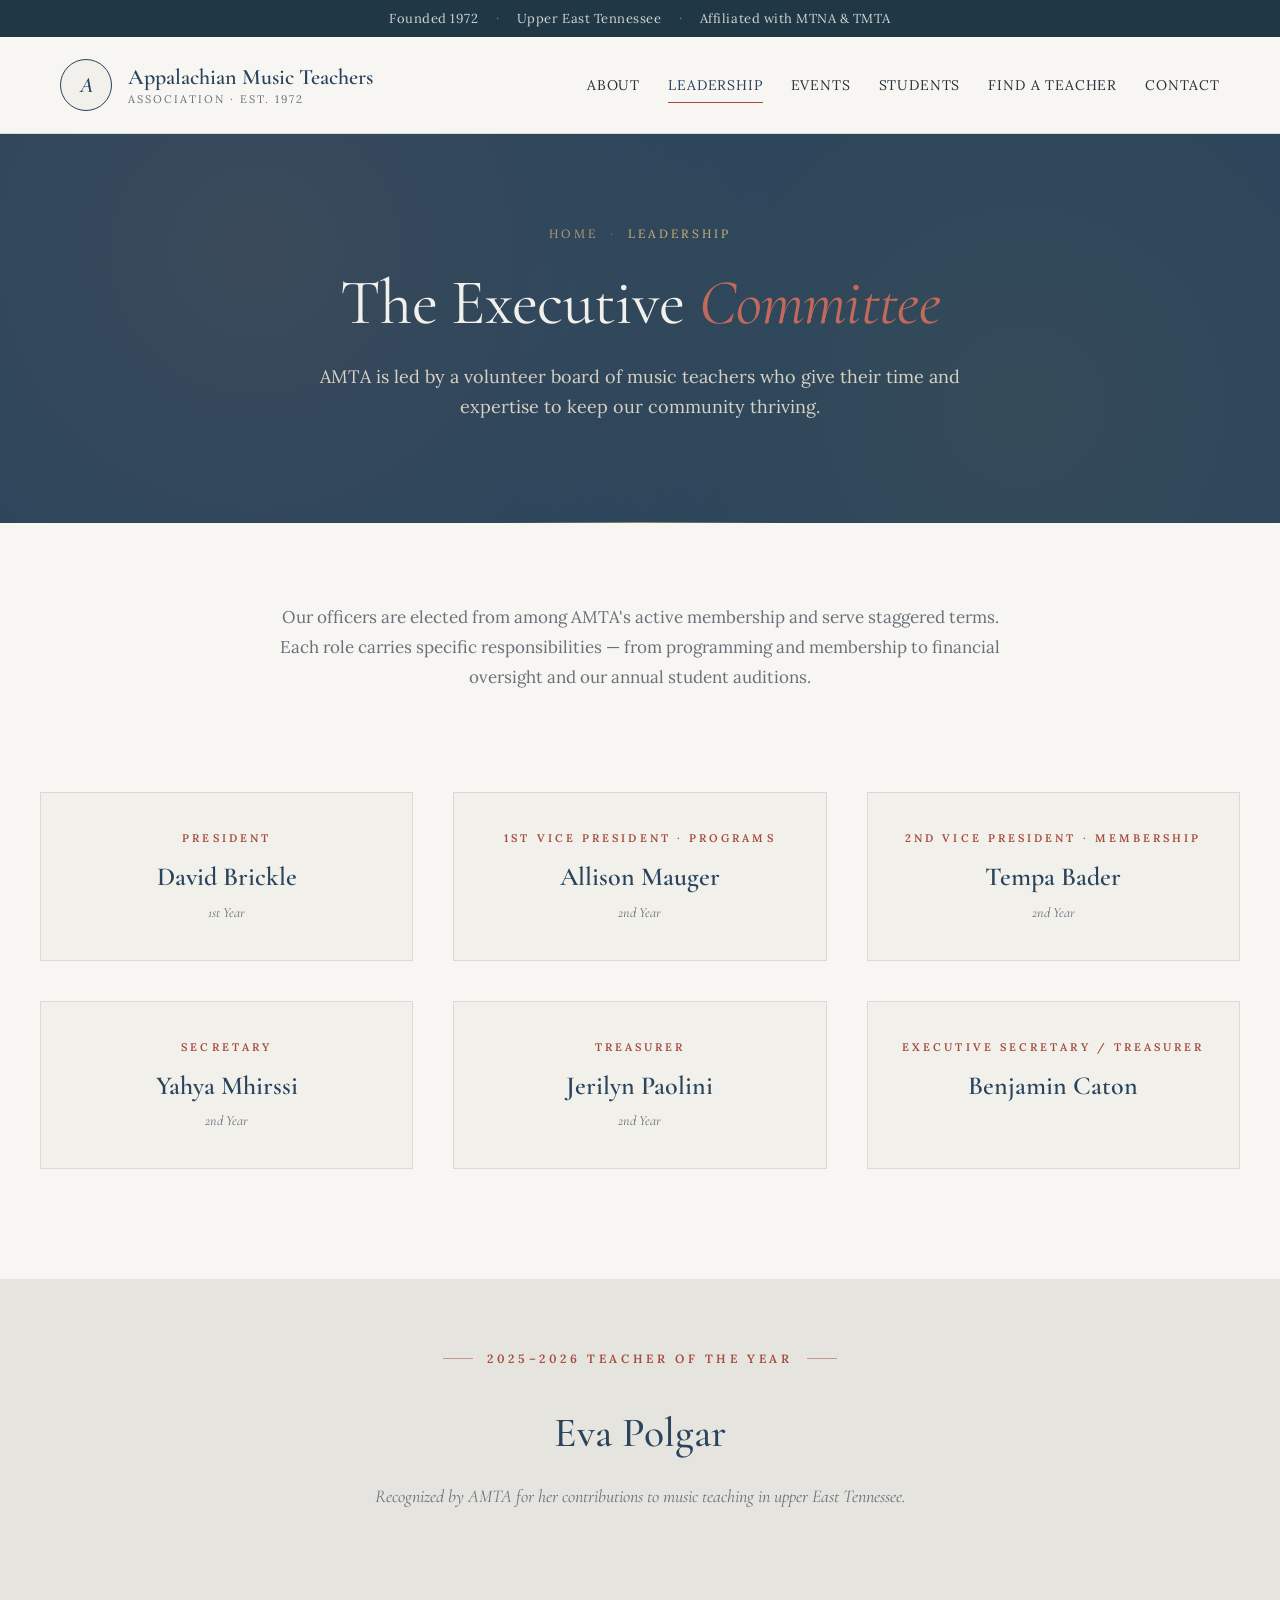
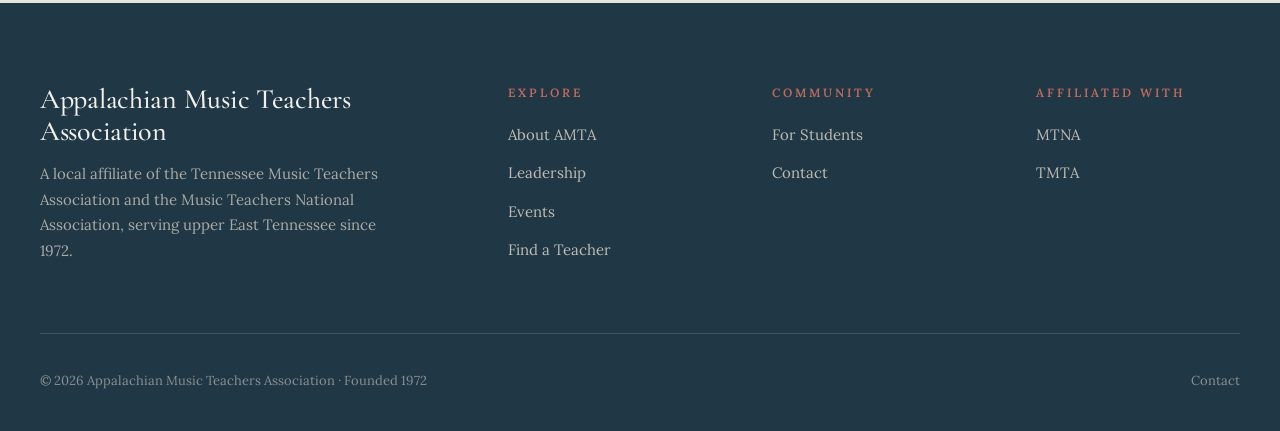
<file: executive-committee.html>
<!DOCTYPE html>
<html lang="en">
<head>
<meta charset="UTF-8">
<meta name="viewport" content="width=device-width, initial-scale=1.0">
<title>Executive Committee · Appalachian Music Teachers Association</title>
<link rel="preconnect" href="https://fonts.googleapis.com">
<link rel="preconnect" href="https://fonts.gstatic.com" crossorigin>
<link href="https://fonts.googleapis.com/css2?family=Cormorant+Garamond:ital,wght@0,400;0,500;0,600;0,700;1,400;1,500&family=Lora:ital,wght@0,400;0,500;0,600;1,400&display=swap" rel="stylesheet">
<link rel="stylesheet" href="styles.css">
<style>
.officers-intro { background: var(--paper); padding: 80px 40px 40px; text-align: center; }
.officers-intro p {
  max-width: 720px;
  margin: 0 auto;
  font-size: 17px;
  line-height: 1.75;
  color: var(--muted);
}

.officers-section { background: var(--paper); padding: 60px 40px 110px; }

.officer-grid {
  max-width: 1240px;
  margin: 0 auto;
  display: grid;
  grid-template-columns: repeat(3, 1fr);
  gap: 40px;
}

.officer-card {
  background: var(--cream);
  border: 1px solid var(--rule);
  padding: 0;
  display: flex;
  flex-direction: column;
  transition: transform 0.3s ease, box-shadow 0.3s ease;
}
.officer-card:hover {
  transform: translateY(-4px);
  box-shadow: 0 20px 40px -15px rgba(20, 40, 65, 0.20);
}

.officer-body {
  padding: 36px 28px;
  text-align: center;
}
.officer-role {
  font-family: var(--body);
  font-size: 11px;
  letter-spacing: 0.28em;
  text-transform: uppercase;
  color: var(--orange);
  margin-bottom: 14px;
  font-weight: 600;
}
.officer-name {
  font-family: var(--display);
  font-size: 26px;
  font-weight: 600;
  color: var(--navy);
  margin-bottom: 8px;
  line-height: 1.2;
}
.officer-year {
  font-family: var(--display);
  font-style: italic;
  font-size: 14px;
  color: var(--muted);
}

@media (max-width: 960px) {
  .officer-grid { grid-template-columns: repeat(2, 1fr); gap: 28px; }
  .officers-intro, .officers-section { padding: 50px 24px; }
}
@media (max-width: 600px) {
  .officer-grid { grid-template-columns: 1fr; max-width: 380px; margin: 0 auto; }
}
</style>
</head>
<body>

<div class="topbar">
  <span>Founded 1972</span>
  <span class="sep">·</span>
  <span>Upper East Tennessee</span>
  <span class="sep">·</span>
  <span>Affiliated with MTNA &amp; TMTA</span>
</div>

<header class="header">
  <div class="header-inner">
    <a href="index.html" class="brand">
      <div class="brand-mark">A</div>
      <div class="brand-text">
        <span class="full">Appalachian Music Teachers</span>
        <span class="sub">Association · Est. 1972</span>
      </div>
    </a>
    <button class="menu-toggle" aria-label="Toggle menu" onclick="document.querySelector('nav.primary').classList.toggle('open')">
      <svg fill="none" stroke="currentColor" stroke-width="1.5" viewBox="0 0 24 24"><path stroke-linecap="round" d="M3.75 6.75h16.5M3.75 12h16.5m-16.5 5.25h16.5"/></svg>
    </button>
    <nav class="primary">
      <a href="about.html">About</a>
      <a href="executive-committee.html" class="active">Leadership</a>
      <a href="events.html">Events</a>
      <a href="for-students.html">Students</a>
      <a href="resources.html">Find a Teacher</a>
      <a href="contact.html">Contact</a>
    </nav>
  </div>
</header>

<section class="page-header">
  <div class="page-header-inner">
    <div class="breadcrumb">
      <a href="index.html">Home</a><span class="sep">·</span><span>Leadership</span>
    </div>
    <h1>The Executive <em>Committee</em></h1>
    <p>AMTA is led by a volunteer board of music teachers who give their time and expertise to keep our community thriving.</p>
  </div>
</section>

<section class="officers-intro">
  <p>Our officers are elected from among AMTA's active membership and serve staggered terms. Each role carries specific responsibilities — from programming and membership to financial oversight and our annual student auditions.</p>
</section>

<section class="officers-section">
  <div class="officer-grid">

    <div class="officer-card">
      <div class="officer-body">
        <div class="officer-role">President</div>
        <div class="officer-name">David Brickle</div>
        <div class="officer-year">1st Year</div>
      </div>
    </div>

    <div class="officer-card">
      <div class="officer-body">
        <div class="officer-role">1st Vice President · Programs</div>
        <div class="officer-name">Allison Mauger</div>
        <div class="officer-year">2nd Year</div>
      </div>
    </div>

    <div class="officer-card">
      <div class="officer-body">
        <div class="officer-role">2nd Vice President · Membership</div>
        <div class="officer-name">Tempa Bader</div>
        <div class="officer-year">2nd Year</div>
      </div>
    </div>

    <div class="officer-card">
      <div class="officer-body">
        <div class="officer-role">Secretary</div>
        <div class="officer-name">Yahya Mhirssi</div>
        <div class="officer-year">2nd Year</div>
      </div>
    </div>

    <div class="officer-card">
      <div class="officer-body">
        <div class="officer-role">Treasurer</div>
        <div class="officer-name">Jerilyn Paolini</div>
        <div class="officer-year">2nd Year</div>
      </div>
    </div>

    <div class="officer-card">
      <div class="officer-body">
        <div class="officer-role">Executive Secretary / Treasurer</div>
        <div class="officer-name">Benjamin Caton</div>
        <div class="officer-year">&nbsp;</div>
      </div>
    </div>

  </div>
</section>

<section class="officers-intro" style="padding: 60px 40px 90px; background: var(--cream-warm);">
  <div style="max-width: 720px; margin: 0 auto; text-align: center;">
    <div class="section-eyebrow" style="justify-content: center;">2025–2026 Teacher of the Year</div>
    <div style="font-family: var(--display); font-size: clamp(2rem, 3.6vw, 2.6rem); color: var(--navy); font-weight: 500; margin: 12px 0 14px;">Eva Polgar</div>
    <p style="font-family: var(--display); font-style: italic; font-size: 18px; color: var(--muted);">Recognized by AMTA for her contributions to music teaching in upper East Tennessee.</p>
  </div>
</section>

<footer>
  <div class="footer-inner">
    <div class="footer-grid">
      <div class="footer-brand">
        <h4>Appalachian Music Teachers Association</h4>
        <p>A local affiliate of the Tennessee Music Teachers Association and the Music Teachers National Association, serving upper East Tennessee since 1972.</p>
      </div>
      <div class="footer-col">
        <h5>Explore</h5>
        <ul>
          <li><a href="about.html">About AMTA</a></li>
          <li><a href="executive-committee.html">Leadership</a></li>
          <li><a href="events.html">Events</a></li>
          <li><a href="resources.html">Find a Teacher</a></li>
        </ul>
      </div>
      <div class="footer-col">
        <h5>Community</h5>
        <ul>
          <li><a href="for-students.html">For Students</a></li>
          <li><a href="contact.html">Contact</a></li>
        </ul>
      </div>
      <div class="footer-col">
        <h5>Affiliated With</h5>
        <ul>
          <li><a href="https://www.mtna.org" target="_blank" rel="noopener">MTNA</a></li>
          <li><a href="https://www.tnmta.org" target="_blank" rel="noopener">TMTA</a></li>
        </ul>
      </div>
    </div>
    <div class="footer-base">
      <span>© 2026 Appalachian Music Teachers Association · Founded 1972</span>
      <div class="affiliations">
        <a href="contact.html">Contact</a>
      </div>
    </div>
  </div>
</footer>

</body>
</html>
</file>
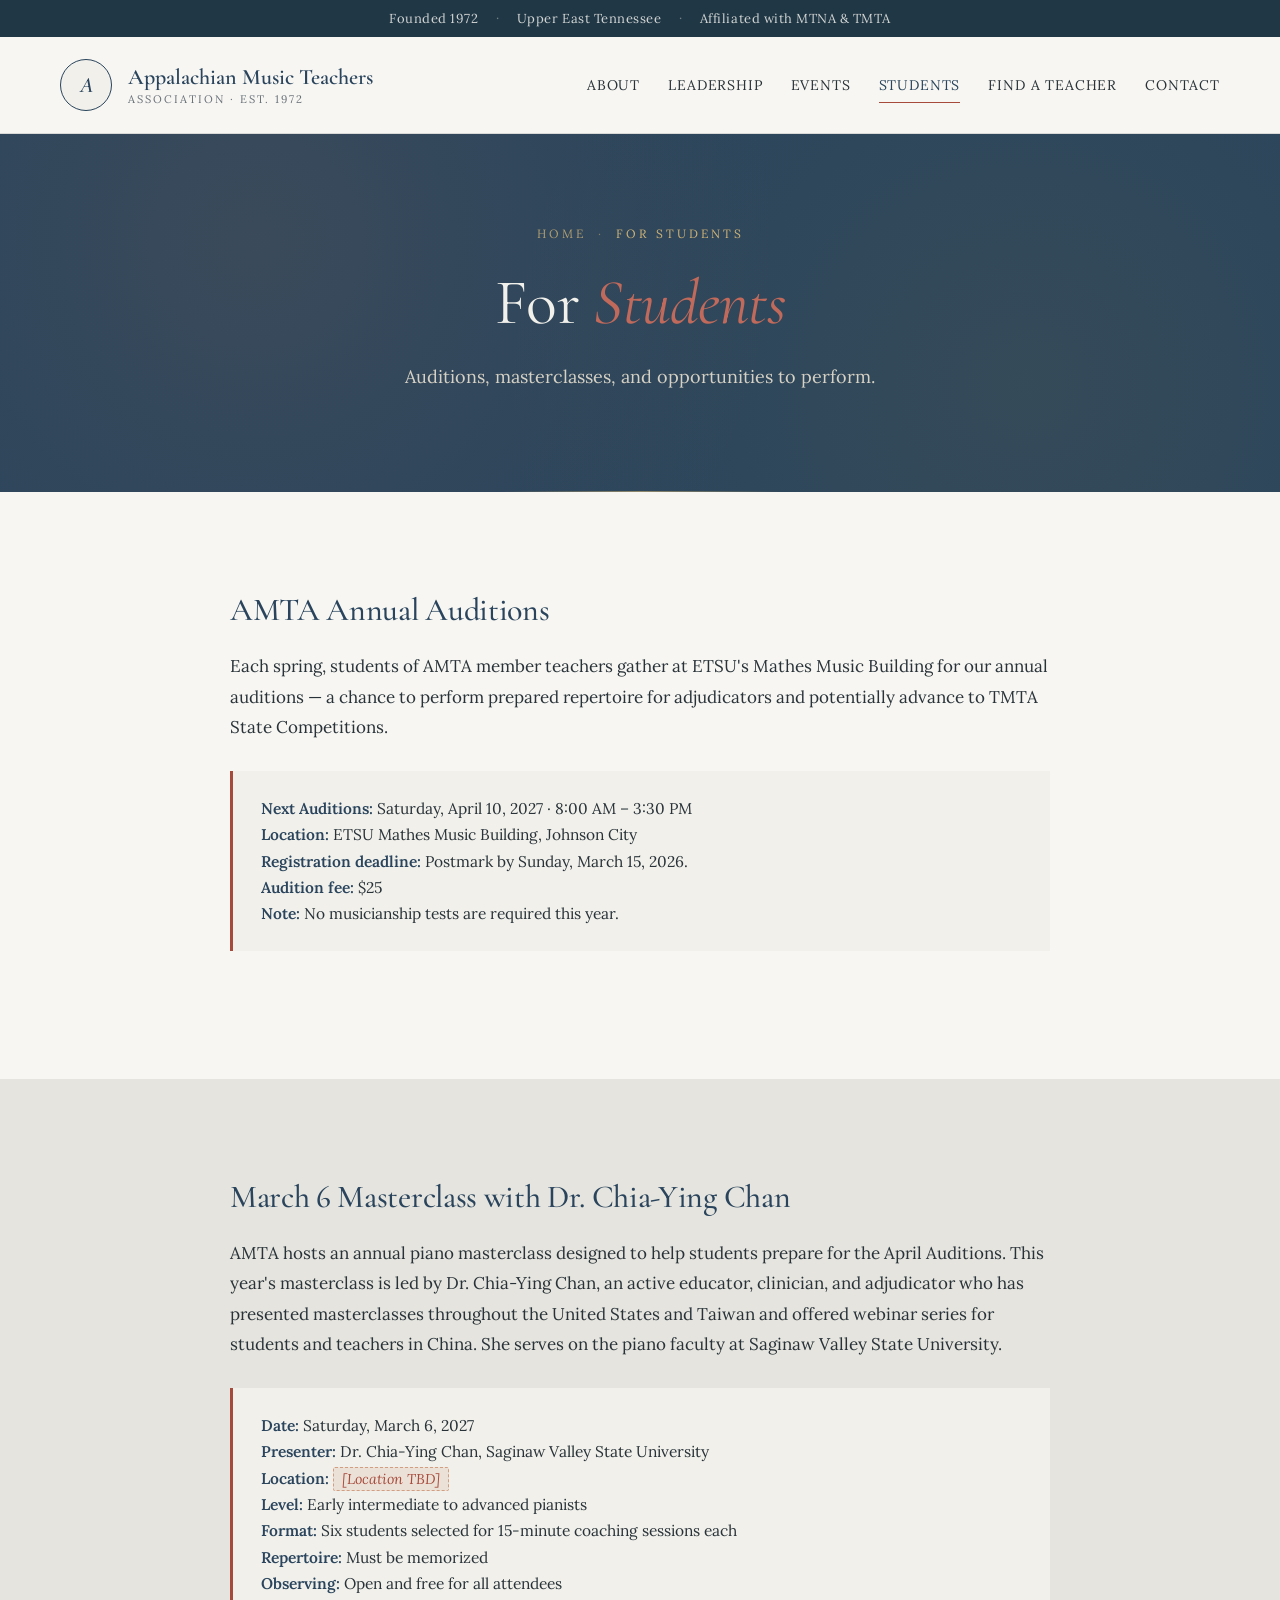
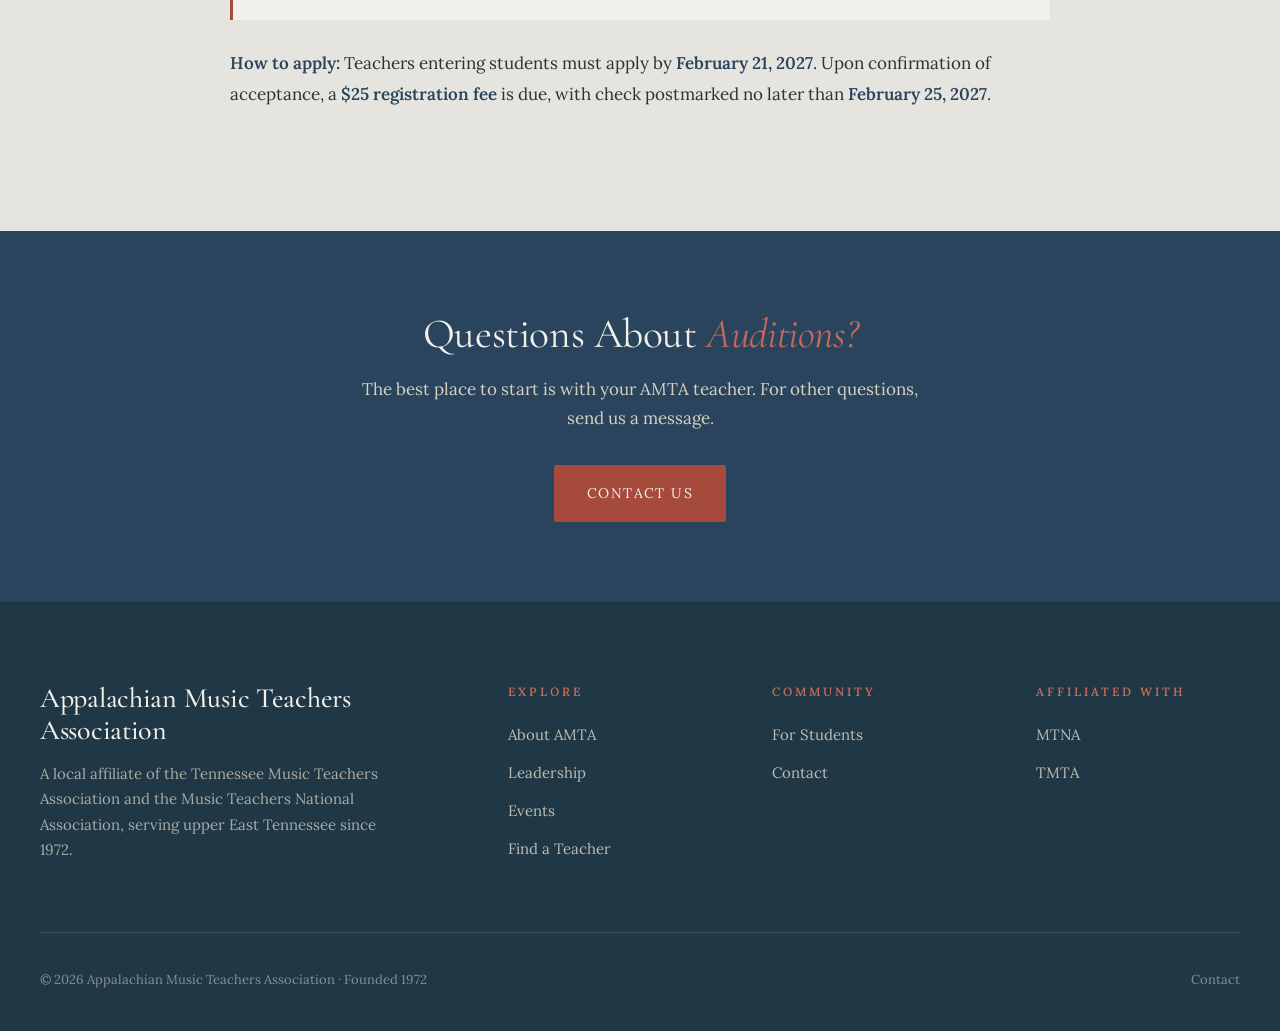
<file: for-students.html>
<!DOCTYPE html>
<html lang="en">
<head>
<meta charset="UTF-8">
<meta name="viewport" content="width=device-width, initial-scale=1.0">
<title>For Students · Appalachian Music Teachers Association</title>
<link rel="preconnect" href="https://fonts.googleapis.com">
<link rel="preconnect" href="https://fonts.gstatic.com" crossorigin>
<link href="https://fonts.googleapis.com/css2?family=Cormorant+Garamond:ital,wght@0,400;0,500;0,600;0,700;1,400;1,500&family=Lora:ital,wght@0,400;0,500;0,600;1,400&display=swap" rel="stylesheet">
<link rel="stylesheet" href="styles.css">
<style>
.content-section { background: var(--paper); padding: 100px 40px; }
.content-section.alt { background: var(--cream-warm); }
.content-narrow { max-width: 820px; margin: 0 auto; }

.cta-band {
  background: var(--navy);
  color: var(--cream);
  padding: 80px 40px;
  text-align: center;
}
.cta-band h2 {
  font-size: clamp(1.8rem, 3.4vw, 2.6rem);
  font-weight: 400;
  margin-bottom: 16px;
}
.cta-band h2 em { font-style: italic; color: var(--orange-soft); }
.cta-band p {
  color: rgba(243, 234, 215, 0.85);
  max-width: 560px;
  margin: 0 auto 32px;
  font-size: 17px;
  line-height: 1.7;
}

.fact-box {
  background: var(--cream);
  border-left: 3px solid var(--orange);
  padding: 24px 28px;
  margin: 28px 0;
  font-size: 15.5px;
  line-height: 1.7;
}
.fact-box strong { color: var(--navy); }
</style>
</head>
<body>

<div class="topbar">
  <span>Founded 1972</span>
  <span class="sep">·</span>
  <span>Upper East Tennessee</span>
  <span class="sep">·</span>
  <span>Affiliated with MTNA &amp; TMTA</span>
</div>

<header class="header">
  <div class="header-inner">
    <a href="index.html" class="brand">
      <div class="brand-mark">A</div>
      <div class="brand-text">
        <span class="full">Appalachian Music Teachers</span>
        <span class="sub">Association · Est. 1972</span>
      </div>
    </a>
    <button class="menu-toggle" aria-label="Toggle menu" onclick="document.querySelector('nav.primary').classList.toggle('open')">
      <svg fill="none" stroke="currentColor" stroke-width="1.5" viewBox="0 0 24 24"><path stroke-linecap="round" d="M3.75 6.75h16.5M3.75 12h16.5m-16.5 5.25h16.5"/></svg>
    </button>
    <nav class="primary">
      <a href="about.html">About</a>
      <a href="executive-committee.html">Leadership</a>
      <a href="events.html">Events</a>
      <a href="for-students.html" class="active">Students</a>
      <a href="resources.html">Find a Teacher</a>
      <a href="contact.html">Contact</a>
    </nav>
  </div>
</header>

<section class="page-header">
  <div class="page-header-inner">
    <div class="breadcrumb">
      <a href="index.html">Home</a><span class="sep">·</span><span>For Students</span>
    </div>
    <h1>For <em>Students</em></h1>
    <p>Auditions, masterclasses, and opportunities to perform.</p>
  </div>
</section>

<section class="content-section">
  <div class="content-narrow">
    <div class="prose">
      <h2>AMTA Annual Auditions</h2>
      <p>Each spring, students of AMTA member teachers gather at ETSU's Mathes Music Building for our annual auditions — a chance to perform prepared repertoire for adjudicators and potentially advance to TMTA State Competitions.</p>

      <div class="fact-box">
        <strong>Next Auditions:</strong> Saturday, April 10, 2027 · 8:00 AM – 3:30 PM<br>
        <strong>Location:</strong> ETSU Mathes Music Building, Johnson City<br>
        <strong>Registration deadline:</strong> Postmark by Sunday, March 15, 2026.<br>
        <strong>Audition fee:</strong> $25<br>
        <strong>Note:</strong> No musicianship tests are required this year.
      </div>

    </div>
  </div>
</section>

<section class="content-section alt">
  <div class="content-narrow">
    <div class="prose">
      <h2>March 6 Masterclass with Dr. Chia-Ying Chan</h2>
      <p>AMTA hosts an annual piano masterclass designed to help students prepare for the April Auditions. This year's masterclass is led by Dr. Chia-Ying Chan, an active educator, clinician, and adjudicator who has presented masterclasses throughout the United States and Taiwan and offered webinar series for students and teachers in China. She serves on the piano faculty at Saginaw Valley State University.</p>

      <div class="fact-box">
        <strong>Date:</strong> Saturday, March 6, 2027<br>
        <strong>Presenter:</strong> Dr. Chia-Ying Chan, Saginaw Valley State University<br>
        <strong>Location:</strong> <span class="placeholder">[Location TBD]</span><br>
        <strong>Level:</strong> Early intermediate to advanced pianists<br>
        <strong>Format:</strong> Six students selected for 15-minute coaching sessions each<br>
        <strong>Repertoire:</strong> Must be memorized<br>
        <strong>Observing:</strong> Open and free for all attendees
      </div>

      <p><strong>How to apply:</strong> Teachers entering students must apply by <strong>February 21, 2027</strong>. Upon confirmation of acceptance, a <strong>$25 registration fee</strong> is due, with check postmarked no later than <strong>February 25, 2027</strong>.</p>
    </div>
  </div>
</section>

<section class="cta-band">
  <h2>Questions About <em>Auditions?</em></h2>
  <p>The best place to start is with your AMTA teacher. For other questions, send us a message.</p>
  <a href="contact.html" class="btn btn-primary">Contact Us</a>
</section>

<footer>
  <div class="footer-inner">
    <div class="footer-grid">
      <div class="footer-brand">
        <h4>Appalachian Music Teachers Association</h4>
        <p>A local affiliate of the Tennessee Music Teachers Association and the Music Teachers National Association, serving upper East Tennessee since 1972.</p>
      </div>
      <div class="footer-col">
        <h5>Explore</h5>
        <ul>
          <li><a href="about.html">About AMTA</a></li>
          <li><a href="executive-committee.html">Leadership</a></li>
          <li><a href="events.html">Events</a></li>
          <li><a href="resources.html">Find a Teacher</a></li>
        </ul>
      </div>
      <div class="footer-col">
        <h5>Community</h5>
        <ul>
          <li><a href="for-students.html">For Students</a></li>
          <li><a href="contact.html">Contact</a></li>
        </ul>
      </div>
      <div class="footer-col">
        <h5>Affiliated With</h5>
        <ul>
          <li><a href="https://www.mtna.org" target="_blank" rel="noopener">MTNA</a></li>
          <li><a href="https://www.tnmta.org" target="_blank" rel="noopener">TMTA</a></li>
        </ul>
      </div>
    </div>
    <div class="footer-base">
      <span>© 2026 Appalachian Music Teachers Association · Founded 1972</span>
      <div class="affiliations">
        <a href="contact.html">Contact</a>
      </div>
    </div>
  </div>
</footer>

</body>
</html>
</file>
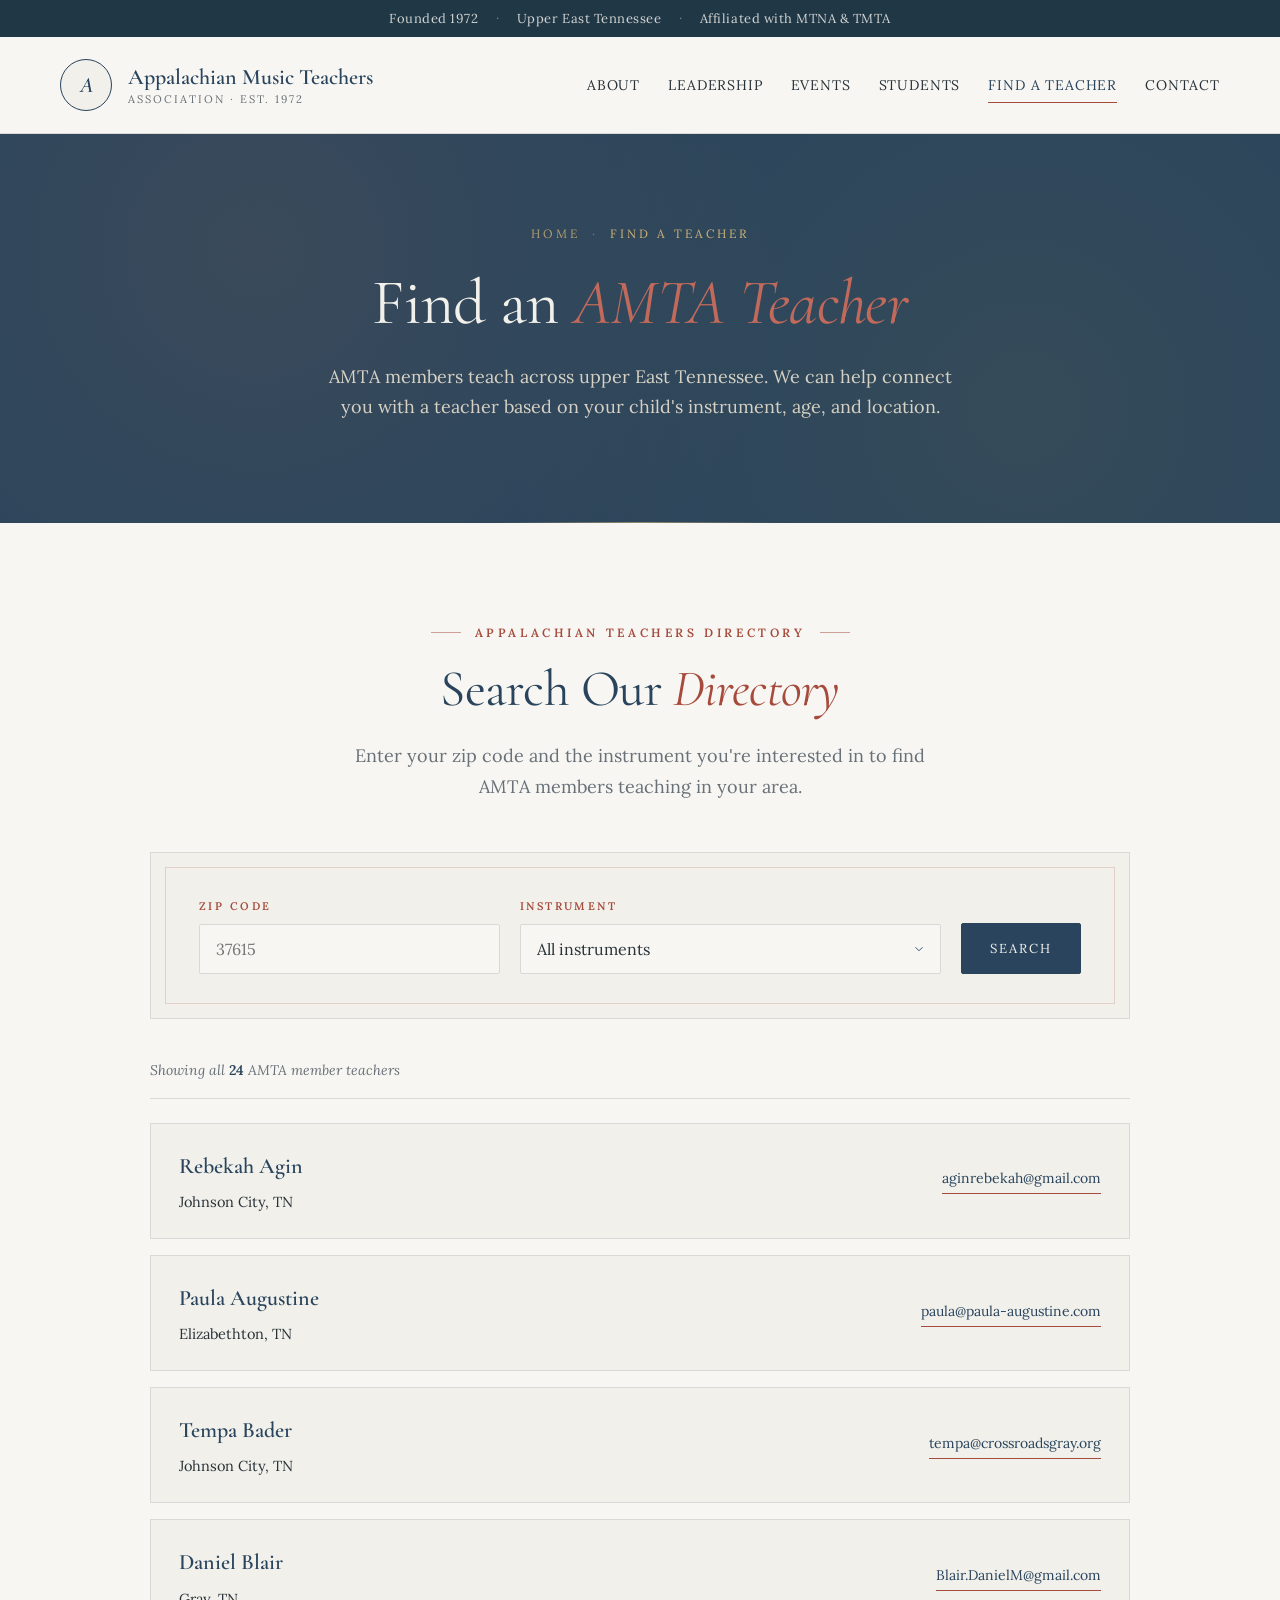
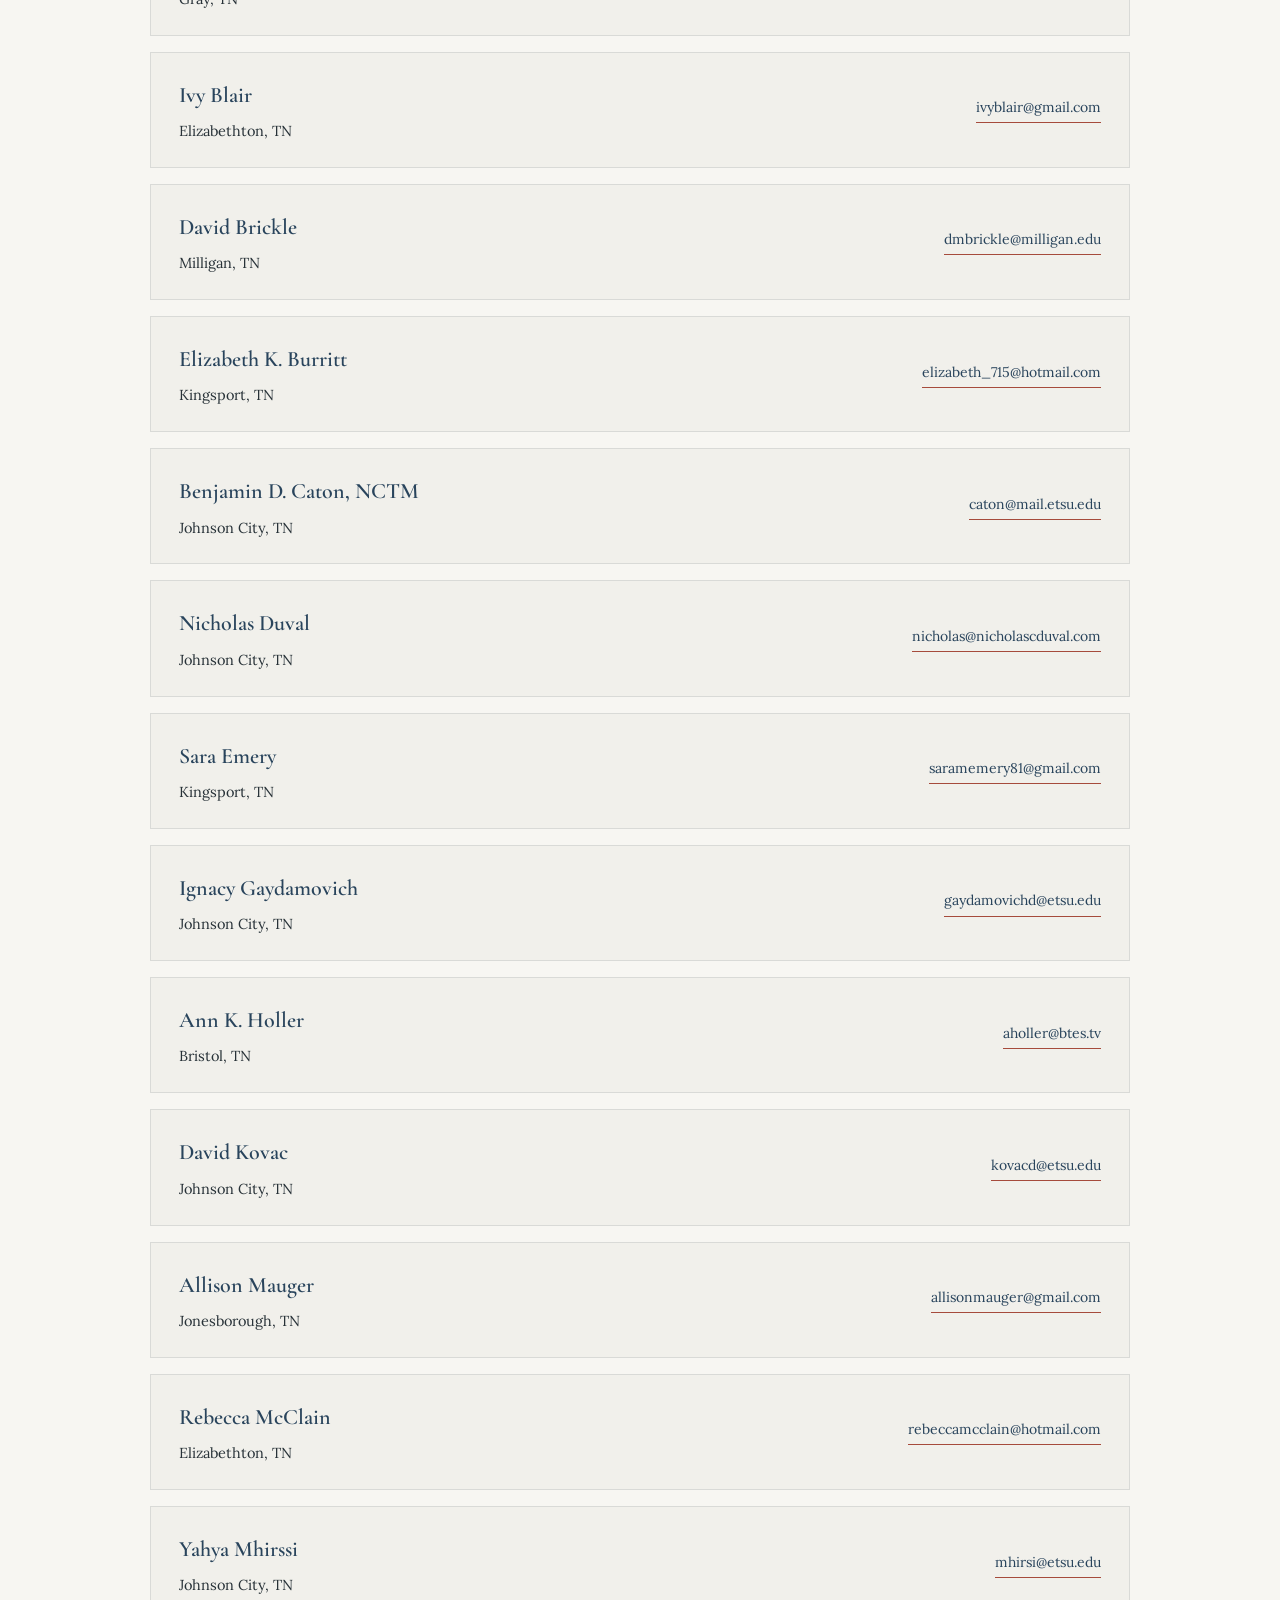
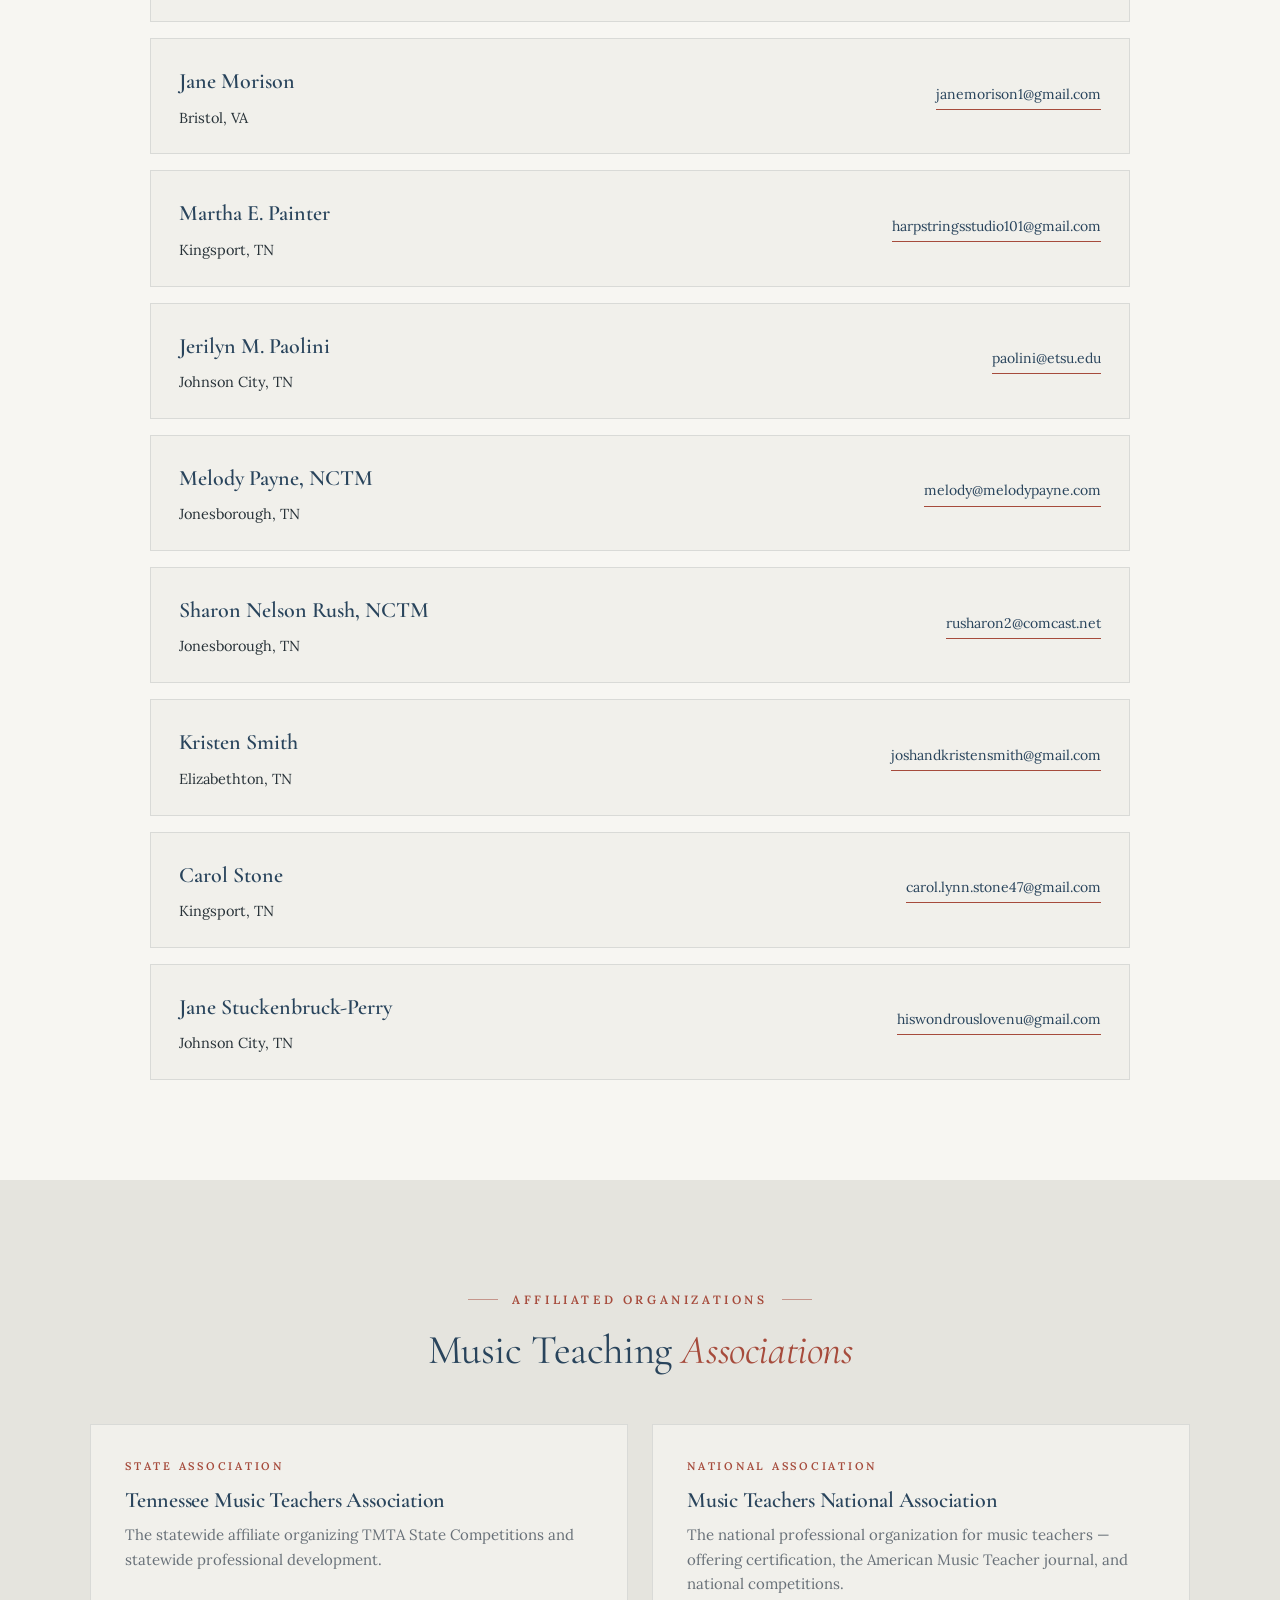
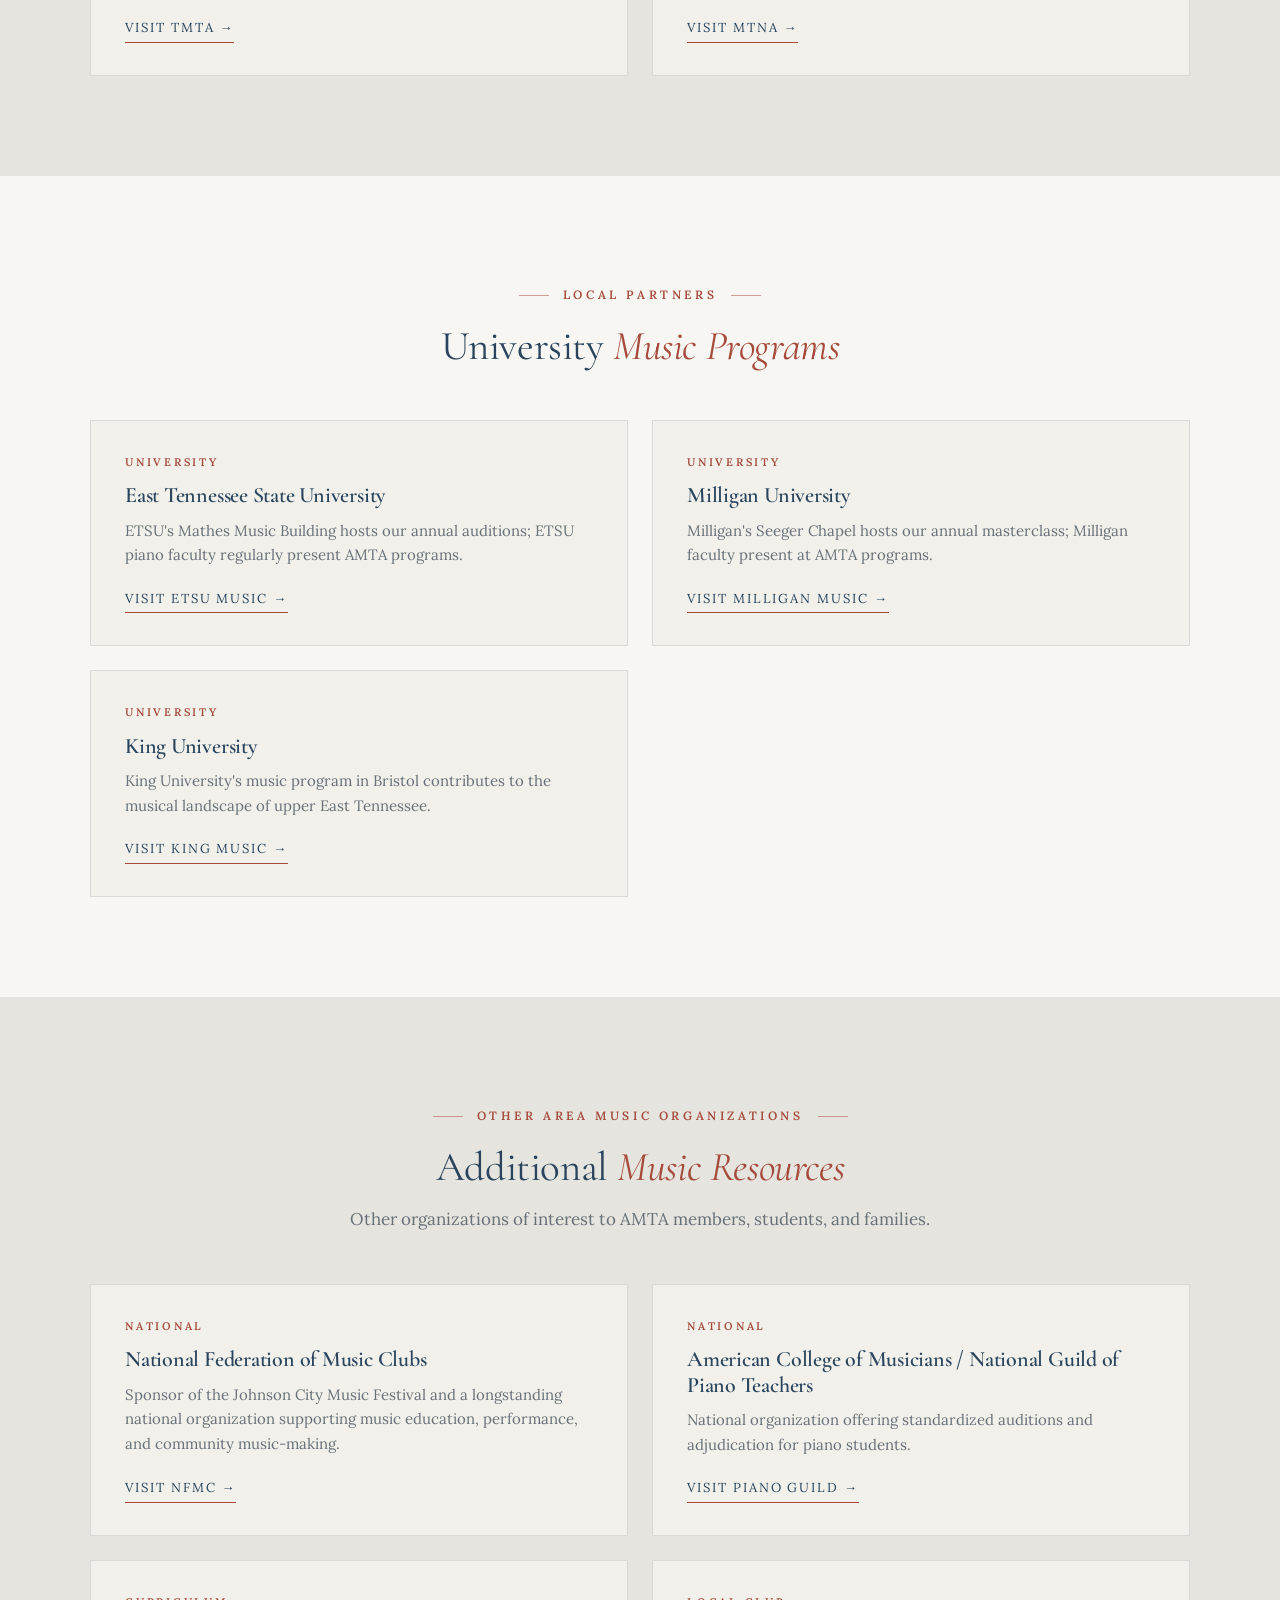
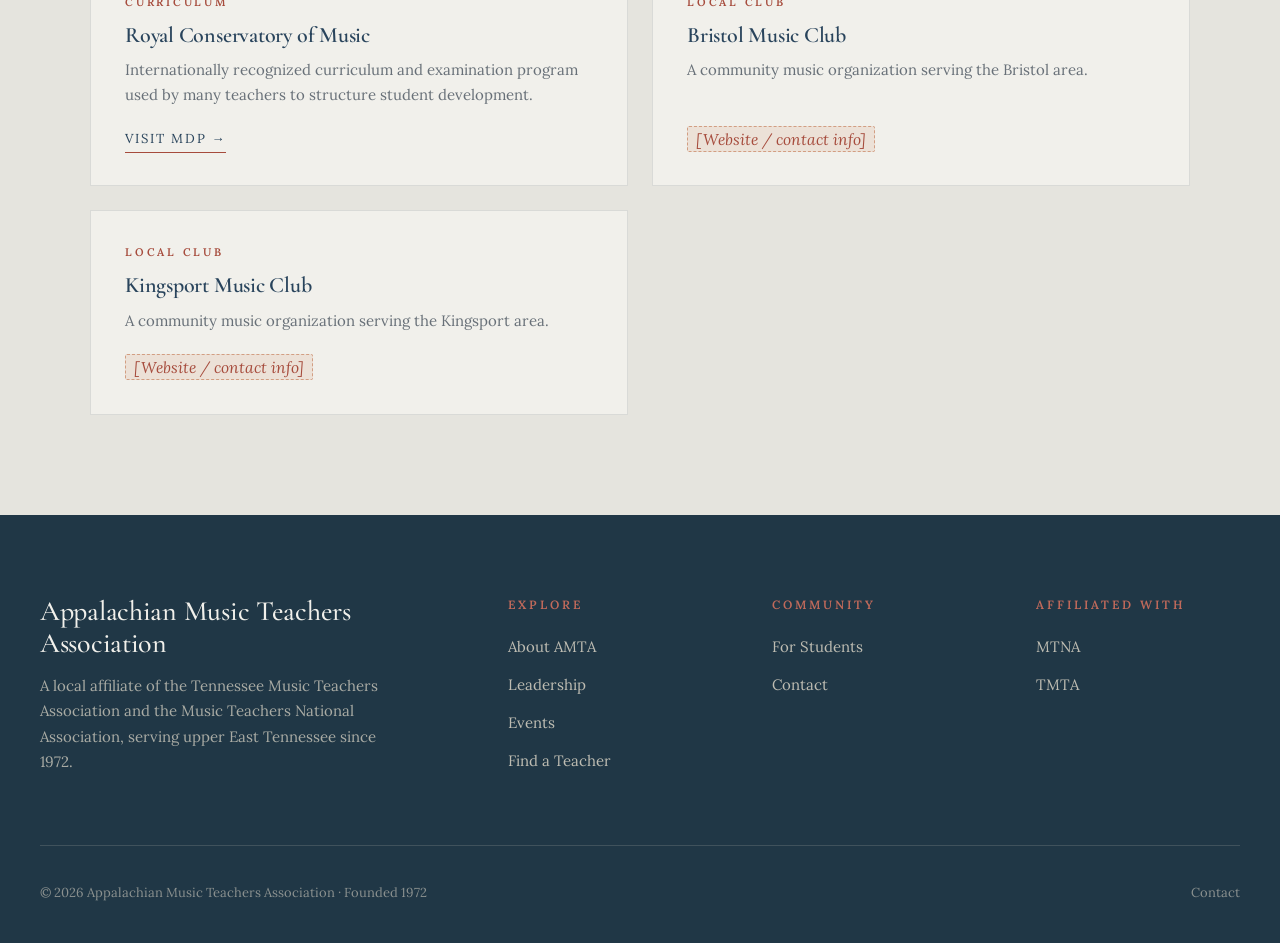
<file: resources.html>
<!DOCTYPE html>
<html lang="en">
<head>
<meta charset="UTF-8">
<meta name="viewport" content="width=device-width, initial-scale=1.0">
<title>Find a Teacher · Appalachian Music Teachers Association</title>
<link rel="preconnect" href="https://fonts.googleapis.com">
<link rel="preconnect" href="https://fonts.gstatic.com" crossorigin>
<link href="https://fonts.googleapis.com/css2?family=Cormorant+Garamond:ital,wght@0,400;0,500;0,600;0,700;1,400;1,500&family=Lora:ital,wght@0,400;0,500;0,600;1,400&display=swap" rel="stylesheet">
<link rel="stylesheet" href="styles.css">
<style>
/* Find a Teacher hero section */
.find-teacher {
  background: var(--paper);
  padding: 90px 40px 100px;
}
.find-inner { max-width: 980px; margin: 0 auto; }

.find-head { text-align: center; margin-bottom: 50px; }
.find-head .section-eyebrow { justify-content: center; }
.find-head h2 {
  font-size: clamp(2.2rem, 4vw, 3.2rem);
  color: var(--navy);
  font-weight: 400;
  margin-bottom: 22px;
}
.find-head h2 em { font-style: italic; color: var(--orange); }
.find-head p {
  font-size: 18px;
  color: var(--muted);
  max-width: 620px;
  margin: 0 auto;
  line-height: 1.7;
}

/* Search Form */
.teacher-search {
  background: var(--cream);
  border: 1px solid var(--rule);
  padding: 44px 48px;
  margin-bottom: 40px;
  position: relative;
}
.teacher-search::before {
  content: '';
  position: absolute;
  top: 14px; left: 14px; right: 14px; bottom: 14px;
  border: 1px solid var(--orange);
  opacity: 0.20;
  pointer-events: none;
}
.search-form {
  display: grid;
  grid-template-columns: 1fr 1.4fr auto;
  gap: 20px;
  align-items: end;
  position: relative;
  z-index: 1;
}
.field {
  display: flex;
  flex-direction: column;
  gap: 8px;
}
.field label {
  font-family: var(--body);
  font-size: 11px;
  letter-spacing: 0.22em;
  text-transform: uppercase;
  color: var(--orange);
  font-weight: 600;
}
.field input, .field select {
  font-family: var(--body);
  font-size: 16px;
  padding: 14px 16px;
  border: 1px solid var(--rule);
  background: var(--paper);
  color: var(--ink);
  border-radius: 2px;
  transition: border-color 0.2s ease, background 0.2s ease;
  -webkit-appearance: none;
  appearance: none;
}
.field input:focus, .field select:focus {
  outline: none;
  border-color: var(--navy);
  background: var(--cream);
}
.field select {
  background-image: url("data:image/svg+xml;utf8,<svg xmlns='http://www.w3.org/2000/svg' width='14' height='14' viewBox='0 0 24 24' fill='none' stroke='%231e3a5f' stroke-width='1.5'><polyline points='6 9 12 15 18 9'/></svg>");
  background-repeat: no-repeat;
  background-position: right 14px center;
  padding-right: 40px;
}
.search-btn {
  font-family: var(--body);
  font-size: 13px;
  letter-spacing: 0.15em;
  text-transform: uppercase;
  background: var(--navy);
  color: var(--cream);
  border: 1px solid var(--navy);
  padding: 16px 28px;
  cursor: pointer;
  border-radius: 2px;
  transition: background 0.2s ease;
  height: fit-content;
  white-space: nowrap;
}
.search-btn:hover { background: var(--navy-soft); border-color: var(--navy-soft); }

@media (max-width: 760px) {
  .search-form { grid-template-columns: 1fr; gap: 16px; }
  .teacher-search { padding: 32px 24px; }
}

/* Results */
.results-meta {
  font-family: var(--body);
  font-size: 14px;
  color: var(--muted);
  margin-bottom: 24px;
  padding-bottom: 16px;
  border-bottom: 1px solid var(--rule);
  font-style: italic;
}
.results-meta strong { color: var(--navy); font-style: normal; font-weight: 600; }

.teacher-list {
  display: grid;
  grid-template-columns: 1fr;
  gap: 16px;
}
.teacher-card {
  background: var(--cream);
  border: 1px solid var(--rule);
  padding: 24px 28px;
  display: grid;
  grid-template-columns: 1fr auto;
  gap: 20px;
  align-items: center;
  transition: border-color 0.2s ease;
}
.teacher-card:hover { border-color: var(--orange); }
.teacher-card .t-name {
  font-family: var(--display);
  font-size: 22px;
  color: var(--navy);
  font-weight: 600;
  margin-bottom: 6px;
}
.teacher-card .t-meta {
  font-size: 14.5px;
  color: var(--muted);
}
.teacher-card .t-meta span { color: var(--ink); }
.teacher-card .t-instruments {
  font-family: var(--body);
  font-size: 11px;
  letter-spacing: 0.2em;
  text-transform: uppercase;
  color: var(--orange);
  margin-bottom: 6px;
  font-weight: 600;
}
.teacher-card .t-contact {
  font-family: var(--body);
  font-size: 13px;
  letter-spacing: 0.12em;
  text-transform: uppercase;
  color: var(--navy);
  border-bottom: 1px solid var(--orange);
  padding-bottom: 3px;
  white-space: nowrap;
}
.teacher-card .t-contact:hover { color: var(--orange); }
@media (max-width: 540px) {
  .teacher-card { grid-template-columns: 1fr; }
}

.no-results {
  text-align: center;
  padding: 50px 24px;
  background: var(--cream);
  border: 1px dashed var(--rule);
  color: var(--muted);
  font-style: italic;
}
.no-results strong { color: var(--navy); font-style: normal; }

/* Affiliations grid */
.resources-section { background: var(--cream-warm); padding: 100px 40px; }
.resources-section.alt { background: var(--paper); }

.resources-head { max-width: 920px; margin: 0 auto 50px; text-align: center; }
.resources-head .section-eyebrow { justify-content: center; }
.resources-head h2 {
  font-size: clamp(1.8rem, 3.2vw, 2.6rem);
  color: var(--navy);
  font-weight: 400;
  margin-bottom: 14px;
}
.resources-head h2 em { font-style: italic; color: var(--orange); }
.resources-head p {
  color: var(--muted);
  font-size: 17px;
  line-height: 1.7;
  max-width: 620px;
  margin: 0 auto;
}

.resource-grid {
  max-width: 1100px;
  margin: 0 auto;
  display: grid;
  grid-template-columns: repeat(2, 1fr);
  gap: 24px;
}
.resource-card {
  background: var(--cream);
  border: 1px solid var(--rule);
  padding: 32px 34px;
  display: flex;
  flex-direction: column;
  transition: border-color 0.3s ease, transform 0.3s ease;
}
.resource-card:hover { border-color: var(--orange); transform: translateY(-2px); }
.resource-card .tag {
  font-family: var(--body);
  font-size: 11px;
  letter-spacing: 0.25em;
  text-transform: uppercase;
  color: var(--orange);
  margin-bottom: 12px;
  font-weight: 600;
}
.resource-card h4 { font-size: 22px; color: var(--navy); margin-bottom: 10px; font-weight: 600; }
.resource-card p { font-size: 15px; line-height: 1.65; color: var(--muted); flex: 1; margin-bottom: 20px; }
.resource-card a.resource-link {
  font-family: var(--body);
  font-size: 13px;
  letter-spacing: 0.15em;
  text-transform: uppercase;
  color: var(--navy);
  border-bottom: 1px solid var(--orange);
  padding-bottom: 3px;
  align-self: flex-start;
}
.resource-card a.resource-link:hover { color: var(--orange); }

@media (max-width: 760px) {
  .resource-grid { grid-template-columns: 1fr; }
  .resources-section, .find-teacher { padding: 70px 24px; }
}
</style>
</head>
<body>

<div class="topbar">
  <span>Founded 1972</span>
  <span class="sep">·</span>
  <span>Upper East Tennessee</span>
  <span class="sep">·</span>
  <span>Affiliated with MTNA &amp; TMTA</span>
</div>

<header class="header">
  <div class="header-inner">
    <a href="index.html" class="brand">
      <div class="brand-mark">A</div>
      <div class="brand-text">
        <span class="full">Appalachian Music Teachers</span>
        <span class="sub">Association · Est. 1972</span>
      </div>
    </a>
    <button class="menu-toggle" aria-label="Toggle menu" onclick="document.querySelector('nav.primary').classList.toggle('open')">
      <svg fill="none" stroke="currentColor" stroke-width="1.5" viewBox="0 0 24 24"><path stroke-linecap="round" d="M3.75 6.75h16.5M3.75 12h16.5m-16.5 5.25h16.5"/></svg>
    </button>
    <nav class="primary">
      <a href="about.html">About</a>
      <a href="executive-committee.html">Leadership</a>
      <a href="events.html">Events</a>
      <a href="for-students.html">Students</a>
      <a href="resources.html" class="active">Find a Teacher</a>
      <a href="contact.html">Contact</a>
    </nav>
  </div>
</header>

<section class="page-header">
  <div class="page-header-inner">
    <div class="breadcrumb">
      <a href="index.html">Home</a><span class="sep">·</span><span>Find a Teacher</span>
    </div>
    <h1>Find an <em>AMTA Teacher</em></h1>
    <p>AMTA members teach across upper East Tennessee. We can help connect you with a teacher based on your child's instrument, age, and location.</p>
  </div>
</section>

<section class="find-teacher">
  <div class="find-inner">
    <div class="find-head">
      <div class="section-eyebrow">Appalachian Teachers Directory</div>
      <h2>Search Our <em>Directory</em></h2>
      <p>Enter your zip code and the instrument you're interested in to find AMTA members teaching in your area.</p>
    </div>

    <div class="teacher-search">
      <div class="search-form">
        <div class="field">
          <label for="zipcode">Zip Code</label>
          <input type="text" id="zipcode" inputmode="numeric" pattern="[0-9]{5}" maxlength="5" placeholder="37615">
        </div>
        <div class="field">
          <label for="instrument">Instrument</label>
          <select id="instrument">
            <option value="">All instruments</option>
            <option value="piano">Piano</option>
            <option value="voice">Voice</option>
            <option value="violin">Violin</option>
            <option value="viola">Viola</option>
            <option value="cello">Cello</option>
            <option value="guitar">Guitar</option>
            <option value="flute">Flute</option>
            <option value="clarinet">Clarinet</option>
            <option value="saxophone">Saxophone</option>
            <option value="trumpet">Trumpet</option>
            <option value="theory">Music Theory</option>
            <option value="composition">Composition</option>
          </select>
        </div>
        <button type="button" class="search-btn" onclick="searchTeachers()">Search</button>
      </div>
    </div>

    <div id="results-area">
      <!-- Results render here -->
    </div>
  </div>
</section>

<section class="resources-section">
  <div class="resources-head">
    <div class="section-eyebrow">Affiliated Organizations</div>
    <h2>Music Teaching <em>Associations</em></h2>
  </div>
  <div class="resource-grid">

    <div class="resource-card">
      <div class="tag">State Association</div>
      <h4>Tennessee Music Teachers Association</h4>
      <p>The statewide affiliate organizing TMTA State Competitions and statewide professional development.</p>
      <a href="https://www.tnmta.org" target="_blank" rel="noopener" class="resource-link">Visit TMTA →</a>
    </div>

    <div class="resource-card">
      <div class="tag">National Association</div>
      <h4>Music Teachers National Association</h4>
      <p>The national professional organization for music teachers — offering certification, the American Music Teacher journal, and national competitions.</p>
      <a href="https://www.mtna.org" target="_blank" rel="noopener" class="resource-link">Visit MTNA →</a>
    </div>

  </div>
</section>

<section class="resources-section alt">
  <div class="resources-head">
    <div class="section-eyebrow">Local Partners</div>
    <h2>University <em>Music Programs</em></h2>
  </div>
  <div class="resource-grid">

    <div class="resource-card">
      <div class="tag">University</div>
      <h4>East Tennessee State University</h4>
      <p>ETSU's Mathes Music Building hosts our annual auditions; ETSU piano faculty regularly present AMTA programs.</p>
      <a href="https://www.etsu.edu/music" target="_blank" rel="noopener" class="resource-link">Visit ETSU Music →</a>
    </div>

    <div class="resource-card">
      <div class="tag">University</div>
      <h4>Milligan University</h4>
      <p>Milligan's Seeger Chapel hosts our annual masterclass; Milligan faculty present at AMTA programs.</p>
      <a href="https://www.milligan.edu/music" target="_blank" rel="noopener" class="resource-link">Visit Milligan Music →</a>
    </div>

    <div class="resource-card">
      <div class="tag">University</div>
      <h4>King University</h4>
      <p>King University's music program in Bristol contributes to the musical landscape of upper East Tennessee.</p>
      <a href="https://www.king.edu/music" target="_blank" rel="noopener" class="resource-link">Visit King Music →</a>
    </div>

  </div>
</section>

<section class="resources-section">
  <div class="resources-head">
    <div class="section-eyebrow">Other Area Music Organizations</div>
    <h2>Additional <em>Music Resources</em></h2>
    <p>Other organizations of interest to AMTA members, students, and families.</p>
  </div>
  <div class="resource-grid">

    <div class="resource-card">
      <div class="tag">National</div>
      <h4>National Federation of Music Clubs</h4>
      <p>Sponsor of the Johnson City Music Festival and a longstanding national organization supporting music education, performance, and community music-making.</p>
      <a href="https://www.nfmc-music.org" target="_blank" rel="noopener" class="resource-link">Visit NFMC →</a>
    </div>

    <div class="resource-card">
      <div class="tag">National</div>
      <h4>American College of Musicians / National Guild of Piano Teachers</h4>
      <p>National organization offering standardized auditions and adjudication for piano students.</p>
      <a href="https://www.pianoguild.com" target="_blank" rel="noopener" class="resource-link">Visit Piano Guild →</a>
    </div>

    <div class="resource-card">
      <div class="tag">Curriculum</div>
      <h4>Royal Conservatory of Music</h4>
      <p>Internationally recognized curriculum and examination program used by many teachers to structure student development.</p>
      <a href="https://www.themusicdevelopmentprogram.org" target="_blank" rel="noopener" class="resource-link">Visit MDP →</a>
    </div>

    <div class="resource-card">
      <div class="tag">Local Club</div>
      <h4>Bristol Music Club</h4>
      <p>A community music organization serving the Bristol area.</p>
      <span class="resource-link" style="color: var(--muted); border-bottom-color: transparent;"><span class="placeholder">[Website / contact info]</span></span>
    </div>

    <div class="resource-card">
      <div class="tag">Local Club</div>
      <h4>Kingsport Music Club</h4>
      <p>A community music organization serving the Kingsport area.</p>
      <span class="resource-link" style="color: var(--muted); border-bottom-color: transparent;"><span class="placeholder">[Website / contact info]</span></span>
    </div>

  </div>
</section>

<footer>
  <div class="footer-inner">
    <div class="footer-grid">
      <div class="footer-brand">
        <h4>Appalachian Music Teachers Association</h4>
        <p>A local affiliate of the Tennessee Music Teachers Association and the Music Teachers National Association, serving upper East Tennessee since 1972.</p>
      </div>
      <div class="footer-col">
        <h5>Explore</h5>
        <ul>
          <li><a href="about.html">About AMTA</a></li>
          <li><a href="executive-committee.html">Leadership</a></li>
          <li><a href="events.html">Events</a></li>
          <li><a href="resources.html">Find a Teacher</a></li>
        </ul>
      </div>
      <div class="footer-col">
        <h5>Community</h5>
        <ul>
          <li><a href="for-students.html">For Students</a></li>
          <li><a href="contact.html">Contact</a></li>
        </ul>
      </div>
      <div class="footer-col">
        <h5>Affiliated With</h5>
        <ul>
          <li><a href="https://www.mtna.org" target="_blank" rel="noopener">MTNA</a></li>
          <li><a href="https://www.tnmta.org" target="_blank" rel="noopener">TMTA</a></li>
        </ul>
      </div>
    </div>
    <div class="footer-base">
      <span>© 2026 Appalachian Music Teachers Association · Founded 1972</span>
      <div class="affiliations">
        <a href="contact.html">Contact</a>
      </div>
    </div>
  </div>
</footer>

<script>
// ─────────────────────────────────────────────────
// TEACHER DIRECTORY DATA — AMTA Members 2026–2027
// Source: 2026-2027 yearbook membership list.
// Only name, city, zip, and email are published.
// Home addresses and personal phone numbers are intentionally excluded.
// Instrument specialties are pending — AMTA to supply.
// ─────────────────────────────────────────────────
const teachers = [
  { name: "Rebekah Agin", zip: "37601", city: "Johnson City, TN", instruments: [], contact: "aginrebekah@gmail.com" },
  { name: "Paula Augustine", zip: "37643", city: "Elizabethton, TN", instruments: [], contact: "paula@paula-augustine.com" },
  { name: "Tempa Bader", zip: "37604", city: "Johnson City, TN", instruments: [], contact: "tempa@crossroadsgray.org" },
  { name: "Daniel Blair", zip: "37615", city: "Gray, TN", instruments: [], contact: "Blair.DanielM@gmail.com" },
  { name: "Ivy Blair", zip: "37643", city: "Elizabethton, TN", instruments: [], contact: "ivyblair@gmail.com" },
  { name: "David Brickle", zip: "37682", city: "Milligan, TN", instruments: [], contact: "dmbrickle@milligan.edu" },
  { name: "Elizabeth K. Burritt", zip: "37660", city: "Kingsport, TN", instruments: [], contact: "elizabeth_715@hotmail.com" },
  { name: "Benjamin D. Caton, NCTM", zip: "37614", city: "Johnson City, TN", instruments: [], contact: "caton@mail.etsu.edu" },
  { name: "Nicholas Duval", zip: "37604", city: "Johnson City, TN", instruments: [], contact: "nicholas@nicholascduval.com" },
  { name: "Sara Emery", zip: "37664", city: "Kingsport, TN", instruments: [], contact: "saramemery81@gmail.com" },
  { name: "Ignacy Gaydamovich", zip: "37604", city: "Johnson City, TN", instruments: [], contact: "gaydamovichd@etsu.edu" },
  { name: "Ann K. Holler", zip: "37620", city: "Bristol, TN", instruments: [], contact: "aholler@btes.tv" },
  { name: "David Kovac", zip: "37604", city: "Johnson City, TN", instruments: [], contact: "kovacd@etsu.edu" },
  { name: "Allison Mauger", zip: "37659", city: "Jonesborough, TN", instruments: [], contact: "allisonmauger@gmail.com" },
  { name: "Rebecca McClain", zip: "37643", city: "Elizabethton, TN", instruments: [], contact: "rebeccamcclain@hotmail.com" },
  { name: "Yahya Mhirssi", zip: "37601", city: "Johnson City, TN", instruments: [], contact: "mhirsi@etsu.edu" },
  { name: "Jane Morison", zip: "", city: "Bristol, VA", instruments: [], contact: "janemorison1@gmail.com" },
  { name: "Martha E. Painter", zip: "37663", city: "Kingsport, TN", instruments: [], contact: "harpstringsstudio101@gmail.com" },
  { name: "Jerilyn M. Paolini", zip: "37601", city: "Johnson City, TN", instruments: [], contact: "paolini@etsu.edu" },
  { name: "Melody Payne, NCTM", zip: "37659", city: "Jonesborough, TN", instruments: [], contact: "melody@melodypayne.com" },
  { name: "Sharon Nelson Rush, NCTM", zip: "37659", city: "Jonesborough, TN", instruments: [], contact: "rusharon2@comcast.net" },
  { name: "Kristen Smith", zip: "37643", city: "Elizabethton, TN", instruments: [], contact: "joshandkristensmith@gmail.com" },
  { name: "Carol Stone", zip: "37664", city: "Kingsport, TN", instruments: [], contact: "carol.lynn.stone47@gmail.com" },
  { name: "Jane Stuckenbruck-Perry", zip: "37604", city: "Johnson City, TN", instruments: [], contact: "hiswondrouslovenu@gmail.com" },
];

// ─────────────────────────────────────────────────
// Simple proximity: matches by first 3 digits of zip
// Teachers with empty instrument arrays are always included in
// instrument-filtered results, since instrument data is pending.
// ─────────────────────────────────────────────────
function searchTeachers() {
  const zip = document.getElementById('zipcode').value.trim();
  const instrument = document.getElementById('instrument').value;

  let matches = teachers.slice();

  // Filter by instrument — but keep teachers without instrument data
  // (they may still teach the requested instrument; instruments are pending)
  if (instrument) {
    matches = matches.filter(t => t.instruments.length === 0 || t.instruments.includes(instrument));
  }

  // Sort by zip proximity (first 3 digits)
  if (zip && zip.length >= 3) {
    const prefix = zip.substring(0, 3);
    matches.sort((a, b) => {
      const aExact = a.zip === zip ? 0 : 1;
      const bExact = b.zip === zip ? 0 : 1;
      if (aExact !== bExact) return aExact - bExact;
      const aPrefix = a.zip.startsWith(prefix) ? 0 : 1;
      const bPrefix = b.zip.startsWith(prefix) ? 0 : 1;
      return aPrefix - bPrefix;
    });
  }

  renderResults(matches, zip, instrument);
}

function renderResults(list, zip, instrument) {
  const resultsArea = document.getElementById('results-area');

  if (list.length === 0) {
    resultsArea.innerHTML = `
      <div class="no-results">
        <strong>No teachers found.</strong><br>
        Try a different instrument, or <a href="contact.html" style="color: var(--navy); border-bottom: 1px solid var(--orange);">contact AMTA</a> for help finding a teacher.
      </div>
    `;
    return;
  }

  const filterDesc = [];
  if (instrument) filterDesc.push(`instrument: <strong>${instrument}</strong>`);
  if (zip) filterDesc.push(`near zip <strong>${zip}</strong>`);
  const meta = filterDesc.length
    ? `Showing <strong>${list.length}</strong> teacher${list.length === 1 ? '' : 's'} — ${filterDesc.join(', ')}`
    : `Showing all <strong>${list.length}</strong> AMTA member teachers`;

  const instrumentNote = instrument
    ? `<div style="margin-top:8px; font-size:13px; color: var(--muted); font-style: italic;">Instrument specialties are pending; please contact teachers directly to confirm they teach ${instrument}.</div>`
    : '';

  const cards = list.map(t => {
    const instrumentsLine = t.instruments.length
      ? `<div class="t-instruments">${t.instruments.join(' · ')}</div>`
      : '';
    return `
      <div class="teacher-card">
        <div>
          ${instrumentsLine}
          <div class="t-name">${t.name}</div>
          <div class="t-meta"><span>${t.city}</span></div>
        </div>
        <a href="mailto:${t.contact}" class="t-contact" style="text-transform: none; letter-spacing: 0; white-space: normal; font-size: 14px; word-break: break-all;">${t.contact}</a>
      </div>
    `;
  }).join('');

  resultsArea.innerHTML = `
    <div class="results-meta">${meta}${instrumentNote}</div>
    <div class="teacher-list">${cards}</div>
  `;
}

// Show all on initial load
searchTeachers();
</script>

</body>
</html>
</file>
<file: styles.css>
/* ═══════════════════════════════════════════════════════════
   AMTA — Shared Styles
   Navy + Burnt Orange + Cream
   ═══════════════════════════════════════════════════════════ */

:root {
  --navy: #29445C;
  --navy-deep: #203746;
  --navy-soft: #506B7A;
  --navy-mist: #708491;

  --orange: #A64B3C;
  --orange-soft: #C16A5B;

  --goldenrod: #B78A3B;
  --goldenrod-soft: #D0B477;

  --cream: #F1F0EB;
  --cream-warm: #E5E4DE;
  --paper: #F7F6F2;

  --ink: #283238;
  --muted: #687078;
  --rule: #D9DAD7;

  --display: 'Cormorant Garamond', Georgia, serif;
  --body: 'Lora', Georgia, serif;
}

* { margin: 0; padding: 0; box-sizing: border-box; }
html { scroll-behavior: smooth; }
body {
  font-family: var(--body);
  font-size: 17px;
  line-height: 1.65;
  color: var(--ink);
  background: var(--paper);
  -webkit-font-smoothing: antialiased;
  -moz-osx-font-smoothing: grayscale;
}
h1, h2, h3, h4 {
  font-family: var(--display);
  font-weight: 500;
  letter-spacing: -0.01em;
  line-height: 1.15;
}
a { color: inherit; text-decoration: none; }
img { max-width: 100%; display: block; }

/* Placeholder marker — visually obvious so you know what to fill in */
.placeholder {
  background: rgba(184, 92, 46, 0.10);
  border: 1px dashed rgba(184, 92, 46, 0.50);
  padding: 2px 8px;
  border-radius: 2px;
  font-family: var(--body);
  font-style: italic;
  color: var(--orange);
  font-size: 0.92em;
}
.placeholder-block {
  background: rgba(184, 92, 46, 0.08);
  border: 1px dashed rgba(184, 92, 46, 0.45);
  padding: 18px 22px;
  border-radius: 2px;
  font-style: italic;
  color: var(--orange);
  font-size: 0.95em;
  margin: 16px 0;
}

/* Top bar */
.topbar {
  background: var(--navy-deep);
  color: var(--cream);
  font-family: var(--body);
  font-size: 13px;
  letter-spacing: 0.04em;
  padding: 8px 0;
  text-align: center;
}
.topbar span { opacity: 0.85; }
.topbar .sep { margin: 0 14px; opacity: 0.4; }

/* Header */
.header {
  background: var(--paper);
  border-bottom: 1px solid var(--rule);
  position: sticky;
  top: 0;
  z-index: 100;
}
.header-inner {
  max-width: 1240px;
  margin: 0 auto;
  padding: 22px 40px;
  display: flex;
  align-items: center;
  justify-content: space-between;
  gap: 40px;
}
.brand { display: flex; align-items: center; gap: 16px; flex-shrink: 0; }
.brand-mark {
  width: 52px;
  height: 52px;
  border: 1.5px solid var(--navy);
  border-radius: 50%;
  display: flex;
  align-items: center;
  justify-content: center;
  font-family: var(--display);
  font-size: 22px;
  font-weight: 600;
  color: var(--navy);
  font-style: italic;
  background: var(--cream);
}
.brand-text { display: flex; flex-direction: column; line-height: 1.1; }
.brand-text .full {
  font-family: var(--display);
  font-size: 22px;
  font-weight: 600;
  color: var(--navy);
}
.brand-text .sub {
  font-family: var(--body);
  font-size: 11px;
  letter-spacing: 0.18em;
  text-transform: uppercase;
  color: var(--muted);
  margin-top: 4px;
}

nav.primary { display: flex; gap: 28px; align-items: center; }
nav.primary a {
  font-family: var(--body);
  font-size: 14px;
  letter-spacing: 0.06em;
  text-transform: uppercase;
  color: var(--ink);
  position: relative;
  padding: 4px 0;
  transition: color 0.2s ease;
}
nav.primary a::after {
  content: '';
  position: absolute;
  bottom: -2px;
  left: 0;
  right: 0;
  height: 1px;
  background: var(--orange);
  transform: scaleX(0);
  transition: transform 0.3s ease;
  transform-origin: center;
}
nav.primary a:hover { color: var(--navy); }
nav.primary a:hover::after { transform: scaleX(1); }
nav.primary a.active { color: var(--navy); }
nav.primary a.active::after { transform: scaleX(1); }

.menu-toggle {
  display: none;
  background: none;
  border: none;
  cursor: pointer;
  padding: 8px;
  color: var(--navy);
}
.menu-toggle svg { width: 26px; height: 26px; }

/* Buttons */
.btn {
  display: inline-block;
  padding: 16px 32px;
  font-family: var(--body);
  font-size: 14px;
  letter-spacing: 0.1em;
  text-transform: uppercase;
  border: 1px solid transparent;
  cursor: pointer;
  transition: all 0.25s ease;
  border-radius: 2px;
  text-align: center;
}
.btn-primary {
  background: var(--orange);
  color: var(--cream);
  border-color: var(--orange);
}
.btn-primary:hover { background: var(--orange-soft); border-color: var(--orange-soft); }
.btn-dark {
  background: var(--navy);
  color: var(--cream);
  border-color: var(--navy);
}
.btn-dark:hover { background: var(--navy-soft); border-color: var(--navy-soft); }
.btn-ghost {
  background: transparent;
  color: var(--cream);
  border-color: rgba(243, 234, 215, 0.4);
}
.btn-ghost:hover { border-color: var(--cream); background: rgba(243, 234, 215, 0.05); }
.btn-outline {
  background: transparent;
  color: var(--navy);
  border-color: var(--navy);
}
.btn-outline:hover { background: var(--navy); color: var(--cream); }

/* Sections */
section { padding: 110px 40px; }
.container { max-width: 1240px; margin: 0 auto; }
.container-narrow { max-width: 920px; margin: 0 auto; }

.section-head { text-align: center; margin-bottom: 70px; }
.section-eyebrow {
  font-family: var(--body);
  font-size: 12px;
  letter-spacing: 0.3em;
  text-transform: uppercase;
  color: var(--orange);
  margin-bottom: 18px;
  display: inline-flex;
  align-items: center;
  gap: 14px;
  font-weight: 600;
}
.section-eyebrow::before, .section-eyebrow::after {
  content: '';
  width: 30px;
  height: 1px;
  background: var(--orange);
  opacity: 0.5;
}
.section-head h2 {
  font-size: clamp(2.2rem, 4vw, 3.4rem);
  color: var(--navy);
  font-weight: 400;
  margin-bottom: 18px;
}
.section-head h2 em { font-style: italic; color: var(--orange); }
.section-head p {
  font-size: 18px;
  color: var(--muted);
  max-width: 620px;
  margin: 0 auto;
  line-height: 1.7;
}

/* Page Header */
.page-header {
  background: var(--navy);
  color: var(--cream);
  padding: 90px 40px 100px;
  text-align: center;
  position: relative;
  overflow: hidden;
}
.page-header::before {
  content: '';
  position: absolute;
  inset: 0;
  background-image:
    radial-gradient(circle at 20% 30%, rgba(212, 129, 79, 0.10) 0%, transparent 50%),
    radial-gradient(circle at 80% 70%, rgba(200, 154, 58, 0.08) 0%, transparent 50%);
  pointer-events: none;
}
.page-header::after {
  content: '';
  position: absolute;
  bottom: 0;
  left: 50%;
  transform: translateX(-50%);
  width: 280px;
  height: 1px;
  background: linear-gradient(to right, transparent, var(--goldenrod-soft), transparent);
  opacity: 0.6;
}
.page-header-inner { max-width: 900px; margin: 0 auto; position: relative; z-index: 1; }
.page-header .breadcrumb {
  font-family: var(--body);
  font-size: 12px;
  letter-spacing: 0.25em;
  text-transform: uppercase;
  color: var(--goldenrod-soft);
  margin-bottom: 22px;
}
.page-header .breadcrumb a { opacity: 0.8; }
.page-header .breadcrumb a:hover { opacity: 1; }
.page-header .breadcrumb .sep { margin: 0 12px; opacity: 0.5; }
.page-header h1 {
  font-size: clamp(2.4rem, 5vw, 4rem);
  font-weight: 400;
  margin-bottom: 22px;
}
.page-header h1 em { font-style: italic; color: var(--orange-soft); }
.page-header p {
  font-size: 18px;
  line-height: 1.7;
  color: rgba(243, 234, 215, 0.85);
  max-width: 640px;
  margin: 0 auto;
}

/* Prose */
.prose { font-size: 17px; line-height: 1.8; color: var(--ink); }
.prose p { margin-bottom: 22px; }
.prose h2 {
  font-size: 32px;
  color: var(--navy);
  font-weight: 500;
  margin: 56px 0 22px;
}
.prose h2:first-child { margin-top: 0; }
.prose h3 {
  font-size: 24px;
  color: var(--navy);
  font-weight: 600;
  margin: 40px 0 16px;
}
.prose ul, .prose ol { margin: 0 0 22px 24px; }
.prose li { margin-bottom: 10px; }
.prose a {
  color: var(--navy);
  border-bottom: 1px solid var(--orange);
  transition: color 0.2s ease;
}
.prose a:hover { color: var(--orange); }
.prose strong { color: var(--navy); font-weight: 600; }

/* Footer */
footer {
  background: var(--navy-deep);
  color: var(--cream);
  padding: 80px 40px 40px;
}
.footer-inner { max-width: 1240px; margin: 0 auto; }
.footer-grid {
  display: grid;
  grid-template-columns: 2fr 1fr 1fr 1fr;
  gap: 60px;
  padding-bottom: 60px;
  border-bottom: 1px solid rgba(243, 234, 215, 0.15);
}
.footer-brand h4 {
  font-family: var(--display);
  font-size: 28px;
  font-weight: 500;
  margin-bottom: 14px;
}
.footer-brand p {
  font-size: 15px;
  line-height: 1.7;
  color: rgba(243, 234, 215, 0.65);
  max-width: 360px;
}
.footer-col h5 {
  font-family: var(--body);
  font-size: 12px;
  letter-spacing: 0.25em;
  text-transform: uppercase;
  color: var(--orange-soft);
  margin-bottom: 18px;
  font-weight: 600;
}
.footer-col ul { list-style: none; }
.footer-col li { margin-bottom: 10px; }
.footer-col a {
  font-size: 15px;
  color: rgba(243, 234, 215, 0.75);
  transition: color 0.2s ease;
}
.footer-col a:hover { color: var(--orange-soft); }

.footer-base {
  padding-top: 36px;
  display: flex;
  justify-content: space-between;
  align-items: center;
  font-size: 13px;
  color: rgba(243, 234, 215, 0.5);
  flex-wrap: wrap;
  gap: 16px;
}
.footer-base .affiliations { display: flex; gap: 22px; }

/* Responsive */
@media (max-width: 960px) {
  .header-inner { padding: 18px 24px; gap: 16px; }
  nav.primary {
    display: none;
    position: absolute;
    top: 100%;
    left: 0;
    right: 0;
    background: var(--paper);
    flex-direction: column;
    gap: 0;
    border-bottom: 1px solid var(--rule);
    padding: 12px 24px 24px;
  }
  nav.primary.open { display: flex; }
  nav.primary a {
    padding: 14px 0;
    border-bottom: 1px solid var(--rule);
    width: 100%;
  }
  nav.primary a:last-child { border-bottom: none; }
  .menu-toggle { display: block; }
  section { padding: 70px 24px; }
  .section-head { margin-bottom: 50px; }
  .page-header { padding: 60px 24px 70px; }
  .footer-grid { grid-template-columns: 1fr 1fr; gap: 40px 24px; }
  .footer-base { flex-direction: column; text-align: center; }
}
@media (max-width: 540px) {
  .topbar { font-size: 11px; padding: 6px 12px; }
  .topbar .sep { margin: 0 8px; }
  .footer-grid { grid-template-columns: 1fr; }
}

/* Animations */
@keyframes fadeUp {
  from { opacity: 0; transform: translateY(24px); }
  to { opacity: 1; transform: translateY(0); }
}
.anim-1 { animation: fadeUp 0.7s ease 0.1s both; }
.anim-2 { animation: fadeUp 0.7s ease 0.25s both; }
.anim-3 { animation: fadeUp 0.7s ease 0.4s both; }
.anim-4 { animation: fadeUp 0.7s ease 0.55s both; }
.anim-5 { animation: fadeUp 0.8s ease 0.7s both; }
</file>
